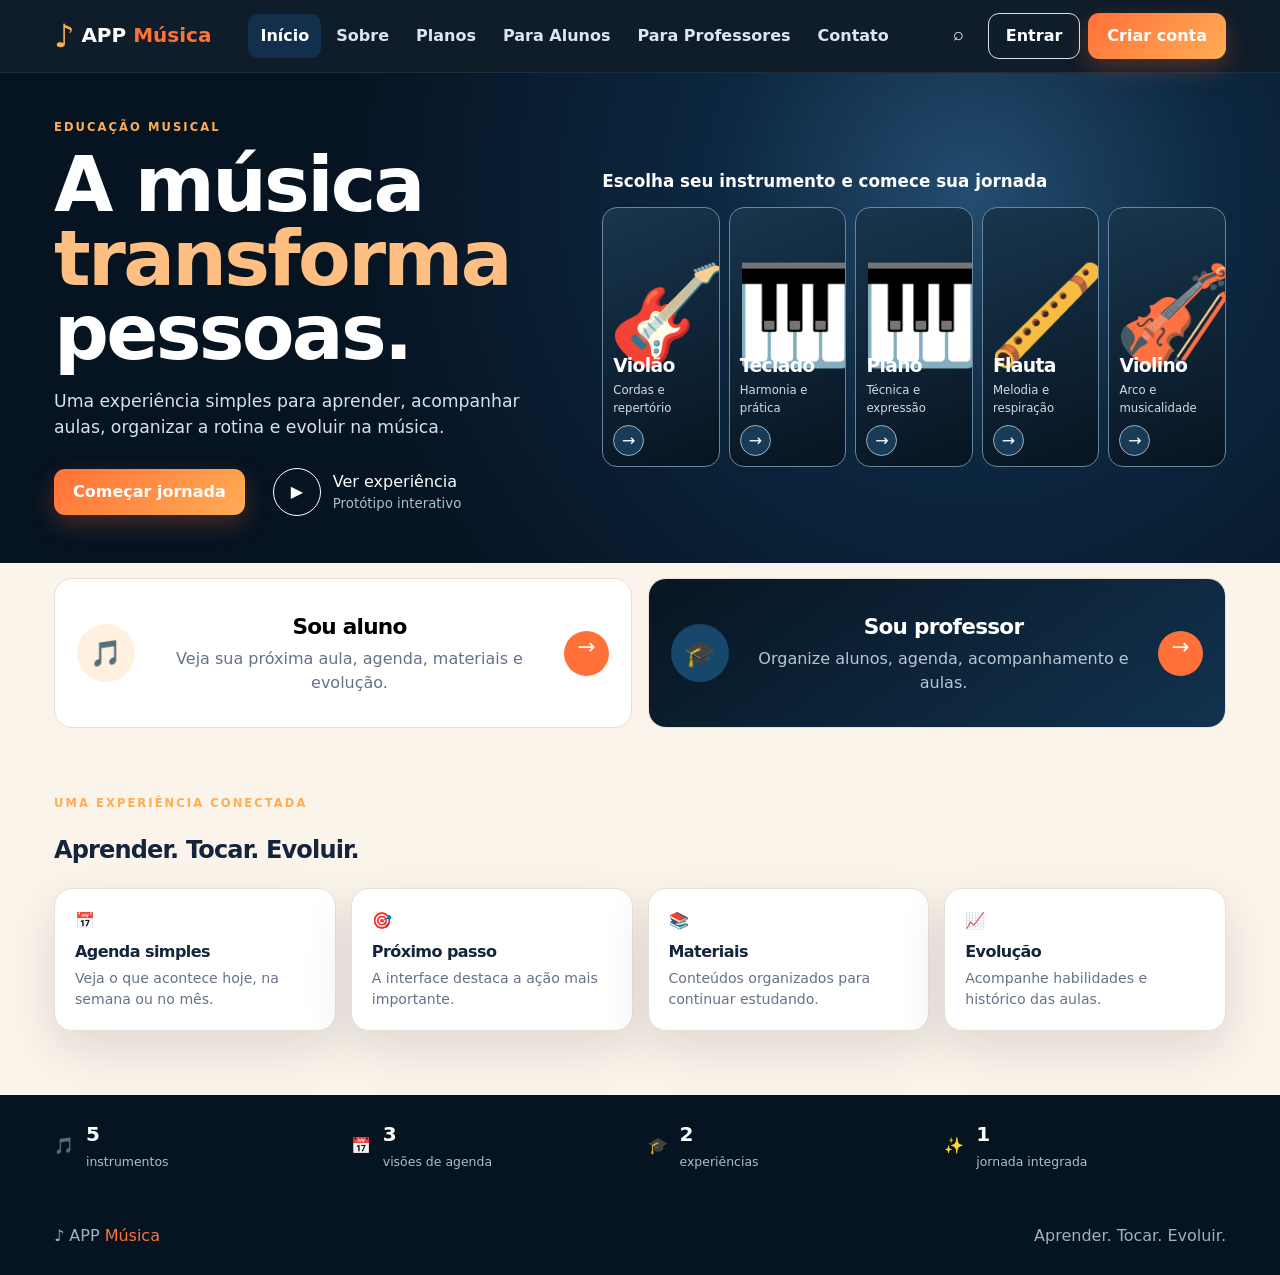
<file: index.html>
<!doctype html>
<html lang="pt-BR"><head><meta charset="utf-8"><meta name="viewport" content="width=device-width,initial-scale=1"><meta name="description" content="APP Música — protótipo interativo de uma plataforma de educação musical."><title>APP Música — Aprender. Tocar. Evoluir.</title><style>
:root{--navy:#061321;--navy2:#12324e;--orange:#ff7138;--orange2:#ffad55;--cream:#fbf4eb;--paper:#fffdf9;--ink:#14243a;--muted:#657286;--line:#e9dfd4;--green:#34b58a;--shadow:0 18px 50px rgba(6,19,33,.12)}*{box-sizing:border-box}html{scroll-behavior:smooth}body{margin:0;font-family:Inter,system-ui,-apple-system,"Segoe UI",sans-serif;color:var(--ink);background:var(--cream);line-height:1.5}button,input,select,textarea{font:inherit}button{cursor:pointer}button:focus-visible{outline:3px solid #69b9ef;outline-offset:3px}.wrap{max-width:1220px;margin:auto;padding:0 24px}.view{display:none}.view.active{display:block}header{position:sticky;top:0;z-index:50;background:rgba(6,19,33,.96);backdrop-filter:blur(14px);border-bottom:1px solid #ffffff12;color:#fff}.nav{min-height:72px;display:flex;align-items:center;gap:22px}.brand{font-weight:900;font-size:1.25rem;white-space:nowrap}.brand .note{font-size:2rem;color:var(--orange2);vertical-align:middle}.brand b,.footer-brand span{color:var(--orange)}.navlinks{display:flex;align-items:center;gap:3px;flex:1;justify-content:center}.navlinks button{border:0;background:transparent;color:#dce6ef;padding:10px 12px;border-radius:10px;font-weight:700}.navlinks button:hover,.navlinks button.active{background:#12304b;color:#fff}.nav-actions{display:flex;gap:8px}.icon-btn{width:42px;height:42px;border:0;border-radius:50%;background:transparent;color:#fff;font-size:1.15rem}.outline{border:1px solid #d7e1eb;background:transparent;color:#fff;border-radius:11px;padding:10px 17px;font-weight:800}.orange{border:0;background:linear-gradient(135deg,var(--orange),var(--orange2));color:#fff;border-radius:11px;padding:11px 19px;font-weight:900;box-shadow:0 9px 25px #ff713840}.small-btn,.back-btn{border:1px solid var(--line);background:#fff;color:var(--ink);border-radius:10px;padding:9px 12px;font-weight:800}.small-btn:hover,.back-btn:hover{border-color:#f0a47e}.hero{background:radial-gradient(circle at 76% 25%,#244d70 0,#0c2740 25%,var(--navy) 62%);color:#fff;min-height:490px;overflow:hidden}.hero-grid{display:grid;grid-template-columns:.9fr 1.1fr;gap:38px;align-items:center;min-height:490px}.eyebrow{text-transform:uppercase;letter-spacing:.18em;font-size:.72rem;font-weight:900;color:var(--orange2)}h1,h2,h3{letter-spacing:-.035em}.hero h1{font-size:clamp(3rem,6vw,5.3rem);line-height:.96;margin:12px 0 20px}.hero h1 em{font-style:normal;color:#ffbf82}.hero p{color:#d5e1eb;font-size:1.08rem}.hero-tools{display:flex;gap:22px;align-items:center;margin-top:26px}.play{display:flex;align-items:center;gap:12px;background:transparent;border:0;color:#fff;text-align:left}.play .circle{width:48px;height:48px;border:1px solid #fff;border-radius:50%;display:grid;place-items:center}.play small{display:block;color:#aebdca}.instrument-zone{align-self:stretch;display:flex;align-items:center}.instrument-title{font-size:1.05rem;font-weight:850;margin-bottom:13px}.instrument-grid{display:grid;grid-template-columns:repeat(5,1fr);gap:9px}.instrument-card{min-height:260px;border:1px solid #6d8598;border-radius:15px;background:linear-gradient(160deg,#18364e,#071421);color:#fff;padding:10px;display:flex;flex-direction:column;justify-content:flex-end;text-align:left;position:relative;overflow:hidden;transition:.2s}.instrument-card:hover,.instrument-card.selected{transform:translateY(-6px);border-color:var(--orange2)}.instrument-visual{position:absolute;inset:10px 5px 55px;display:grid;place-items:center;font-size:6rem}.instrument-card h3,.instrument-card p,.instrument-card .go{position:relative;z-index:2}.instrument-card h3{margin:0}.instrument-card p{margin:2px 0 8px;font-size:.73rem;color:#d3dce4}.go{width:31px;height:31px;border:1px solid #9fb1c1;background:#183c58;color:#fff;border-radius:50%;display:grid;place-items:center}.quick{padding:15px 0}.quick-grid{display:grid;grid-template-columns:1fr 1fr;gap:16px}.portal{border-radius:18px;padding:20px 22px;display:flex;align-items:center;gap:18px;min-height:150px;border:1px solid var(--line);background:#fff}.portal.teacher{background:linear-gradient(145deg,#071522,#12324e);color:#fff}.portal-icon{width:58px;height:58px;border-radius:50%;display:grid;place-items:center;font-size:1.6rem;background:#fff0df;flex:none}.portal.teacher .portal-icon{background:#17486b}.portal-body{flex:1}.portal h2{margin:0 0 4px;font-size:1.35rem}.portal p{margin:0;color:var(--muted)}.teacher p{color:#b9c7d4}.arrow{width:45px;height:45px;border:0;border-radius:50%;background:var(--orange);color:#fff;font-size:1.35rem}.section,.dashboard{padding:52px 0 64px}.cards{display:grid;grid-template-columns:repeat(4,1fr);gap:15px}.feature,.panel,.lesson-card,.plan-card,.contact-card,.about-card{background:#fff;border:1px solid var(--line);border-radius:18px;padding:20px;box-shadow:var(--shadow)}.feature h3{font-size:1rem;margin:7px 0 4px}.feature p,.muted{margin:0;color:var(--muted);font-size:.88rem}.stats{background:var(--navy);color:#fff;padding:24px 0}.stats-grid{display:grid;grid-template-columns:repeat(4,1fr);gap:15px}.stat{display:flex;align-items:center;gap:12px}.stat strong{display:block;font-size:1.25rem}.stat span{color:#aebdca;font-size:.78rem}.dashboard-head{display:flex;justify-content:space-between;align-items:end;gap:20px;margin-bottom:22px}.dashboard-head h1{margin:4px 0}.dashboard-head p{margin:0;color:var(--muted)}.kpis{display:grid;grid-template-columns:repeat(4,1fr);gap:14px;margin:20px 0}.kpi{background:#fff;border:1px solid var(--line);border-radius:15px;padding:17px}.kpi small{color:var(--muted)}.kpi strong{display:block;font-size:1.7rem;margin:4px 0}.dash-grid{display:grid;grid-template-columns:1.35fr .65fr;gap:16px}.profile-top{display:grid;grid-template-columns:auto 1fr auto;gap:18px;align-items:center}.profile-avatar{width:76px;height:76px;border-radius:22px;background:linear-gradient(145deg,#ffad55,#1769a8);display:grid;place-items:center;color:#fff;font-size:1.8rem;font-weight:900}.profile-top h2{margin:0}.profile-top p{margin:4px 0;color:var(--muted)}.profile-grid{display:grid;grid-template-columns:1fr 1fr;gap:16px;margin-top:16px}.goal{display:flex;justify-content:space-between;gap:12px;padding:11px 0;border-bottom:1px solid var(--line)}.bar{height:9px;background:#dfe7ec;border-radius:99px;overflow:hidden}.bar i{display:block;height:100%;background:linear-gradient(90deg,var(--orange),var(--orange2));border-radius:99px}.material{display:flex;align-items:center;gap:12px;padding:12px 0;border-bottom:1px solid var(--line)}.material-icon{width:38px;height:38px;border-radius:10px;background:#fff0e4;display:grid;place-items:center}.notice{display:none;padding:12px 14px;border-radius:10px;margin-top:10px;background:#eaf8f2;border:1px solid #bde4d2;color:#176143}.notice.show{display:block}.table-wrap{overflow:auto}.table{width:100%;border-collapse:collapse}.table th,.table td{padding:12px 8px;border-bottom:1px solid var(--line);text-align:left}.table th{font-size:.75rem;color:var(--muted)}.student-row,.schedule-link{cursor:pointer}.dark-dashboard{background:linear-gradient(145deg,#071522,#12324e);color:#fff;border-radius:20px;padding:23px}.dark-dashboard .panel{background:#ffffff0a;border-color:#ffffff12;color:#fff;box-shadow:none}.dark-dashboard .muted{color:#b8c7d4}.schedule-row{display:grid;grid-template-columns:58px 1fr auto;gap:10px;padding:12px 0;border-bottom:1px solid #ffffff12;align-items:center}.donut{width:145px;height:145px;border-radius:50%;background:conic-gradient(#ffad55 0 33%,#2e91d0 33% 54%,#8267e8 54% 71%,#67b8e8 71% 88%,#ef5d68 88%);display:grid;place-items:center}.donut-inner{width:88px;height:88px;border-radius:50%;background:#0c243a;display:grid;place-items:center;text-align:center}.legend-row{display:flex;justify-content:space-between;padding:7px 0}.filter-btn,.filter-tabs button{border:1px solid #ffffff25;background:#ffffff08;color:#dce6ef;border-radius:9px;padding:8px 11px;font-size:.8rem}.filter-btn.active,.filter-btn:hover,.filter-tabs button.active{background:var(--orange);border-color:var(--orange);color:#fff}.dashboard-tools,.filter-tabs{display:flex;gap:10px;flex-wrap:wrap;margin-bottom:14px}
/* Agenda */.agenda-toolbar{display:flex;align-items:center;justify-content:space-between;gap:14px;flex-wrap:wrap;margin-bottom:18px}.agenda-nav{display:flex;align-items:center;gap:8px}.view-switch{display:flex;background:#e8dfd6;border-radius:11px;padding:4px;gap:3px}.view-switch button{border:0;background:transparent;padding:8px 13px;border-radius:8px;color:#526173;font-weight:800}.view-switch button.active{background:#fff;color:var(--ink)}.agenda-title{font-size:1.35rem;font-weight:900;min-width:230px}.agenda-meta{color:var(--muted);font-size:.84rem}.agenda-filters{display:flex;gap:8px;flex-wrap:wrap;margin-bottom:16px}.select-like{border:1px solid var(--line);background:#fff;border-radius:9px;padding:8px 11px;color:var(--ink)}.next-class{background:linear-gradient(135deg,#071522,#12324e);color:#fff;border-radius:18px;padding:18px 20px;margin-bottom:16px;display:grid;grid-template-columns:auto 1fr auto;gap:16px;align-items:center}.next-class .pulse{width:52px;height:52px;border-radius:15px;background:linear-gradient(135deg,var(--orange),var(--orange2));display:grid;place-items:center;font-size:1.5rem}.next-class h3{margin:0}.next-class p{margin:0;color:#b9c7d4}.agenda-week,.day-view,.month-view{background:#fff;border:1px solid var(--line);border-radius:18px;box-shadow:var(--shadow)}.agenda-week{overflow:auto}.week-head,.week-body{display:grid;grid-template-columns:64px repeat(7,minmax(105px,1fr));min-width:820px}.week-head{border-bottom:1px solid var(--line)}.week-head>div{padding:12px 8px;text-align:center;font-size:.76rem;color:var(--muted);font-weight:900}.week-head .today{color:var(--orange)}.time-col{border-right:1px solid var(--line)}.time-col div{height:78px;padding:8px;font-size:.7rem;color:#8490a0;border-bottom:1px solid #f0e9e2}.day-col{position:relative;border-right:1px solid var(--line);min-height:390px;background:linear-gradient(to bottom,transparent 77px,#f3ece5 78px);background-size:100% 78px}.day-col.today{background-color:#fffaf4}.class-block{position:absolute;left:6px;right:6px;min-height:62px;border:0;border-left:4px solid var(--orange);border-radius:10px;background:#fff2e8;padding:8px;text-align:left;color:var(--ink)}.class-block strong,.class-block span{display:block}.class-block span{font-size:.68rem;color:#667386}.class-block.current{background:#ffe0c8;box-shadow:0 0 0 2px var(--orange2)}.day-view{display:none;padding:20px}.day-view.active{display:block}.day-schedule{display:grid;grid-template-columns:70px 1fr}.day-hour{height:74px;border-bottom:1px solid var(--line);color:#8792a1;font-size:.74rem;padding-top:7px}.day-event{min-height:74px;border-bottom:1px solid var(--line)}.day-event-card{margin:7px 0;padding:11px 14px;border-radius:11px;border-left:4px solid var(--orange);background:#fff2e8;display:flex;justify-content:space-between;width:100%;text-align:left}.month-view{display:none;overflow:hidden}.month-view.active{display:block}.month-grid{display:grid;grid-template-columns:repeat(7,1fr)}.month-grid .dow{padding:11px;text-align:center;background:#f7f1eb;color:#7b8797;font-size:.73rem;font-weight:900}.month-cell{min-height:112px;border-top:1px solid var(--line);border-right:1px solid var(--line);padding:8px}.month-cell.today{background:#fff8ef}.month-day{font-size:.75rem;font-weight:900}.month-day.today{display:inline-grid;place-items:center;width:25px;height:25px;border-radius:50%;background:var(--orange);color:#fff}.month-event{display:block;width:100%;margin-top:6px;border:0;border-radius:6px;padding:4px 6px;background:#fff0e4;font-size:.66rem;text-align:left;white-space:nowrap;overflow:hidden;text-overflow:ellipsis}
/* Evolution/Aula */.evolution-hero{display:grid;grid-template-columns:auto 1fr auto;gap:18px;align-items:center;background:linear-gradient(135deg,#071522,#12324e);color:#fff;border-radius:20px;padding:24px;margin-bottom:16px}.instrument-badge{width:72px;height:72px;border-radius:20px;background:linear-gradient(135deg,var(--orange),var(--orange2));display:grid;place-items:center;font-size:2.5rem}.evolution-hero h2{margin:0}.evolution-hero p{margin:4px 0;color:#b9c7d4}.filter-tabs button{border:1px solid var(--line);background:#fff;color:#526173;font-weight:800}.skill-grid{display:grid;grid-template-columns:repeat(2,1fr);gap:13px}.skill-card{border:1px solid var(--line);background:#fff;border-radius:15px;padding:17px}.skill-top{display:flex;justify-content:space-between;gap:12px;align-items:center}.skill-top h3{margin:0;font-size:1rem}.skill-level,.tag,.status,.lesson-status{display:inline-flex;border-radius:99px;padding:4px 9px;background:#edf2f6;color:#536273;font-size:.72rem;font-weight:800}.skill-level{background:#fff0e4;color:#9b5c10}.skill-card p{color:var(--muted);font-size:.82rem;margin:7px 0}.skill-card .bar{margin:10px 0 7px}.skill-foot{display:flex;justify-content:space-between;color:var(--muted);font-size:.73rem}.milestones{display:grid;grid-template-columns:repeat(3,1fr);gap:12px}.milestone{background:#fff;border:1px solid var(--line);border-radius:13px;padding:15px}.history-item{width:100%;border:1px solid var(--line);background:#fff;border-radius:14px;padding:15px;text-align:left;margin-bottom:10px;display:grid;grid-template-columns:86px 1fr auto;gap:14px;align-items:center}.history-item:hover{border-color:#f1b18e}.history-date{color:var(--muted);font-size:.78rem}.history-item h3{margin:0 0 3px;font-size:1rem}.history-item p{margin:0;color:var(--muted);font-size:.82rem}.lesson-head{display:flex;align-items:center;gap:14px;margin-bottom:18px}.lesson-grid{display:grid;grid-template-columns:1.25fr .75fr;gap:16px}.lesson-status{background:#eaf8f2;color:#176143;padding:6px 10px}.lesson-label{display:block;font-size:.72rem;text-transform:uppercase;letter-spacing:.12em;color:var(--muted);font-weight:900;margin:17px 0 6px}.lesson-note{width:100%;min-height:130px;border:1px solid var(--line);border-radius:11px;padding:12px;resize:vertical}.lesson-actions{display:flex;gap:10px;flex-wrap:wrap;margin-top:16px}
/* Marketing */.marketing-head{max-width:780px;margin-bottom:28px}.marketing-head h1{font-size:clamp(2.5rem,5vw,4.2rem);line-height:1;margin:8px 0 14px}.about-grid,.plans,.contact-grid{display:grid;grid-template-columns:repeat(3,1fr);gap:16px}.about-card h2,.plan-card h2,.contact-card h2{margin-top:0}.about-card p,.plan-card p,.contact-card p{color:var(--muted)}.plan-card{position:relative}.plan-card.featured{border:2px solid var(--orange);transform:translateY(-5px)}.plan-badge{position:absolute;right:15px;top:15px;background:var(--orange);color:#fff;padding:5px 9px;border-radius:99px;font-size:.7rem;font-weight:900}.price{font-size:2.3rem;font-weight:950;margin:12px 0}.price small{font-size:.8rem;color:var(--muted);font-weight:600}.plan-card ul{padding-left:20px;color:var(--muted)}.pay-methods{display:flex;gap:7px;flex-wrap:wrap;margin:14px 0}.pay-method{border:1px solid var(--line);border-radius:9px;padding:7px 9px;background:#faf7f2;font-size:.75rem;font-weight:800}.plan-actions{display:flex;gap:8px;flex-wrap:wrap}.checkout{display:none;margin-top:16px;background:#fff;border:1px solid var(--line);border-radius:15px;padding:17px}.checkout.show{display:block}.checkout-methods{display:flex;gap:8px;flex-wrap:wrap}.checkout-methods button{border:1px solid var(--line);background:#fff;border-radius:9px;padding:9px 12px;font-weight:800}.checkout-methods button.active{border-color:var(--orange);background:#fff0e4}.fake-form{display:grid;gap:10px;margin-top:12px}.fake-form input{border:1px solid var(--line);border-radius:9px;padding:10px}.socials{display:flex;gap:9px;flex-wrap:wrap;margin-top:14px}.social{padding:9px 12px;border-radius:10px;background:#edf2f6;color:var(--ink);font-weight:800}.contact-form{display:grid;gap:10px}.contact-form input,.contact-form textarea{border:1px solid var(--line);border-radius:10px;padding:11px;background:#fff}.contact-form textarea{min-height:130px;resize:vertical}footer{background:var(--navy);color:#9fb0bf;padding:27px 0}.footer-row{display:flex;justify-content:space-between;gap:20px;align-items:center}
.student-task{margin-top:18px;border:1px solid var(--line);border-radius:16px;background:#fffaf5;overflow:hidden}.student-task-head{display:flex;justify-content:space-between;gap:14px;align-items:center;padding:16px 18px 10px}.student-task-head h3{margin:0}.student-task-head p{margin:4px 0 0;color:var(--muted);font-size:.82rem}.student-task-media{display:grid;grid-template-columns:1.15fr .85fr;gap:16px;align-items:center;padding:0 18px 18px}.student-task-media img{display:block;width:100%;aspect-ratio:16/9;object-fit:cover;border-radius:12px;border:1px solid var(--line);background:var(--navy)}.student-task-copy{padding:12px 0}.student-task-copy p{color:var(--muted);font-size:.86rem}.task-chips{display:flex;gap:7px;flex-wrap:wrap;margin:10px 0 14px}.task-chip{padding:5px 9px;border-radius:99px;background:#fff0e4;color:#9b5c10;font-size:.72rem;font-weight:800}.student-task .small-btn{background:#fff}.student-task-notice{display:none;margin:0 18px 18px}.student-task-notice.show{display:block}@media(max-width:1050px){.hero-grid{grid-template-columns:1fr}.instrument-zone{padding-bottom:20px}.cards{grid-template-columns:repeat(2,1fr)}.kpis{grid-template-columns:repeat(2,1fr)}.lesson-grid{grid-template-columns:1fr}.about-grid,.plans,.contact-grid{grid-template-columns:1fr 1fr}}@media(max-width:760px){.nav{flex-wrap:wrap;padding:10px 0}.navlinks{order:3;width:100%;overflow:auto;justify-content:flex-start}.nav-actions{margin-left:auto}.navlinks button{white-space:nowrap}.quick-grid,.dash-grid,.profile-grid,.about-grid,.plans,.contact-grid{grid-template-columns:1fr}.cards{grid-template-columns:1fr}.wrap{padding:0 16px}.hero h1{font-size:3.2rem}.instrument-grid{grid-template-columns:repeat(2,1fr)}.instrument-card{min-height:190px}.dashboard-head{display:block}.dashboard-head .orange{margin-top:15px}.profile-top{grid-template-columns:auto 1fr}.profile-top .orange{grid-column:1/-1}.next-class{grid-template-columns:auto 1fr}.next-class .orange{grid-column:2}.skill-grid,.milestones{grid-template-columns:1fr}.evolution-hero{grid-template-columns:auto 1fr}.evolution-hero .orange{grid-column:1/-1}.history-item{grid-template-columns:1fr auto}.week-head,.week-body{grid-template-columns:54px repeat(7,minmax(90px,1fr))}.student-task-media{grid-template-columns:1fr}.student-task-copy{padding-top:0}}@media(max-width:480px){.nav-actions .outline{display:none}.hero-tools{flex-direction:column;align-items:flex-start}.instrument-card{min-height:165px}.instrument-visual{font-size:4.2rem}.kpis{grid-template-columns:1fr 1fr}.stats-grid{grid-template-columns:1fr}.portal{min-height:135px;padding:16px}.view-switch button{padding:7px 9px;font-size:.78rem}.next-class{grid-template-columns:1fr}.next-class .orange{grid-column:auto}.student-task-head{display:block}.student-task-head .tag{display:inline-flex;margin-top:8px}}
</style></head><body>
<header><div class="wrap"><nav class="nav"><div class="brand"><span class="note">♪</span> APP <b>Música</b></div><div class="navlinks"><button class="active" data-route="home">Início</button><button data-route="sobre">Sobre</button><button data-route="planos">Planos</button><button data-route="aluno">Para Alunos</button><button data-route="professor">Para Professores</button><button data-route="contato">Contato</button></div><div class="nav-actions"><button class="icon-btn" id="searchDemo" aria-label="Pesquisar">⌕</button><button class="outline" data-route="aluno">Entrar</button><button class="orange" data-route="aluno">Criar conta</button></div></nav></div></header>
<main>
<section id="home" class="view active"><div class="hero"><div class="wrap hero-grid"><div><div class="eyebrow">Educação musical</div><h1>A música <em>transforma</em> pessoas.</h1><p>Uma experiência simples para aprender, acompanhar aulas, organizar a rotina e evoluir na música.</p><div class="hero-tools"><button class="orange" data-route="aluno">Começar jornada</button><button class="play" id="playDemo"><span class="circle">▶</span><span>Ver experiência<small>Protótipo interativo</small></span></button></div></div><div class="instrument-zone"><div style="width:100%"><div class="instrument-title">Escolha seu instrumento e comece sua jornada</div><div class="instrument-grid"><button class="instrument-card" data-instrument="Violão"><div class="instrument-visual">🎸</div><h3>Violão</h3><p>Cordas e repertório</p><span class="go">→</span></button><button class="instrument-card" data-instrument="Teclado"><div class="instrument-visual">🎹</div><h3>Teclado</h3><p>Harmonia e prática</p><span class="go">→</span></button><button class="instrument-card" data-instrument="Piano"><div class="instrument-visual">🎹</div><h3>Piano</h3><p>Técnica e expressão</p><span class="go">→</span></button><button class="instrument-card" data-instrument="Flauta"><div class="instrument-visual">🪈</div><h3>Flauta</h3><p>Melodia e respiração</p><span class="go">→</span></button><button class="instrument-card" data-instrument="Violino"><div class="instrument-visual">🎻</div><h3>Violino</h3><p>Arco e musicalidade</p><span class="go">→</span></button></div></div></div></div></div><div class="quick"><div class="wrap quick-grid"><button class="portal student" data-route="aluno"><div class="portal-icon">🎵</div><div class="portal-body"><h2>Sou aluno</h2><p>Veja sua próxima aula, agenda, materiais e evolução.</p></div><span class="arrow">→</span></button><button class="portal teacher" data-route="professor"><div class="portal-icon">🎓</div><div class="portal-body"><h2>Sou professor</h2><p>Organize alunos, agenda, acompanhamento e aulas.</p></div><span class="arrow">→</span></button></div></div><div class="section"><div class="wrap"><div class="eyebrow">Uma experiência conectada</div><h2>Aprender. Tocar. Evoluir.</h2><div class="cards"><div class="feature">📅<h3>Agenda simples</h3><p>Veja o que acontece hoje, na semana ou no mês.</p></div><div class="feature">🎯<h3>Próximo passo</h3><p>A interface destaca a ação mais importante.</p></div><div class="feature">📚<h3>Materiais</h3><p>Conteúdos organizados para continuar estudando.</p></div><div class="feature">📈<h3>Evolução</h3><p>Acompanhe habilidades e histórico das aulas.</p></div></div></div></div><div class="stats"><div class="wrap stats-grid"><div class="stat">🎵 <div><strong>5</strong><span>instrumentos</span></div></div><div class="stat">📅 <div><strong>3</strong><span>visões de agenda</span></div></div><div class="stat">🎓 <div><strong>2</strong><span>experiências</span></div></div><div class="stat">✨ <div><strong>1</strong><span>jornada integrada</span></div></div></div></div></section></section>
<section id="sobre" class="view"><div class="dashboard"><div class="wrap"><div class="marketing-head"><div class="eyebrow">Sobre o projeto</div><h1>Uma plataforma pensada para colocar a música no centro da jornada.</h1><p class="muted">O APP Música conecta aprendizagem, rotina e acompanhamento em uma experiência simples, humana e orientada ao próximo passo.</p></div><div class="about-grid"><article class="about-card"><div class="eyebrow">Propósito</div><h2>Aprender com clareza</h2><p>Menos complexidade e mais foco no que o aluno precisa fazer, praticar e compreender.</p></article><article class="about-card"><div class="eyebrow">Experiência</div><h2>Aluno e professor</h2><p>Duas visões do mesmo sistema, conectadas por agenda, aula, evolução e materiais.</p></article><article class="about-card"><div class="eyebrow">Protótipo</div><h2>Validar antes de investir</h2><p>Esta versão usa dados fictícios e ações simuladas para validar a experiência antes de uma implementação real.</p></article></div><div class="panel" style="margin-top:16px"><h3>Como funciona</h3><div class="milestones"><div class="milestone"><b>01 · Escolher</b><p>Instrumento e plano.</p></div><div class="milestone"><b>02 · Aprender</b><p>Agenda e aula.</p></div><div class="milestone"><b>03 · Evoluir</b><p>Habilidades e histórico.</p></div></div></div></div></div></section>
<section id="planos" class="view"><div class="dashboard"><div class="wrap"><div class="marketing-head"><div class="eyebrow">Planos</div><h1>Escolha o ritmo da sua jornada.</h1><p class="muted">Valores fictícios para validação do protótipo. Nenhuma cobrança real é realizada.</p></div><div class="plans"><article class="plan-card"><h2>Essencial</h2><p>Para começar a estudar.</p><div class="price">R$ 89<small>/mês</small></div><ul><li>4 aulas por mês</li><li>Agenda e materiais</li><li>Acompanhamento básico</li></ul><div class="pay-methods"><span class="pay-method">PIX</span><span class="pay-method">Cartão</span><span class="pay-method">Carteiras digitais</span></div><button class="orange choose-plan" data-plan="Essencial">Escolher plano</button></article><article class="plan-card featured"><span class="plan-badge">Mais escolhido</span><h2>Completo</h2><p>Para evoluir com acompanhamento.</p><div class="price">R$ 149<small>/mês</small></div><ul><li>8 aulas por mês</li><li>Agenda e materiais</li><li>Evolução por habilidades</li><li>Acompanhamento personalizado</li></ul><div class="pay-methods"><span class="pay-method">PIX</span><span class="pay-method">Cartão</span><span class="pay-method">Carteiras digitais</span></div><button class="orange choose-plan" data-plan="Completo">Escolher plano</button></article><article class="plan-card"><h2>Intensivo</h2><p>Para uma rotina de estudo maior.</p><div class="price">R$ 229<small>/mês</small></div><ul><li>12 aulas por mês</li><li>Prioridade de agenda</li><li>Evolução detalhada</li><li>Suporte de acompanhamento</li></ul><div class="pay-methods"><span class="pay-method">PIX</span><span class="pay-method">Cartão</span><span class="pay-method">Carteiras digitais</span></div><button class="orange choose-plan" data-plan="Intensivo">Escolher plano</button></article></div><div id="checkout" class="checkout"><h3 id="checkoutTitle">Finalizar escolha</h3><p class="muted">Checkout simulado — nenhum pagamento será processado.</p><div class="checkout-methods"><button data-pay="PIX">PIX</button><button data-pay="Cartão">Cartão</button><button data-pay="Carteira digital">Carteira digital</button></div><div id="pixBox" class="panel" style="display:none;margin-top:12px"><b>PIX — simulação</b><p class="muted">QR Code fictício · Código copia e cola: APP-MUSICA-DEMO-2026</p></div><div id="cardBox" class="fake-form" style="display:none"><input placeholder="Número do cartão — exemplo"><input placeholder="Nome impresso no cartão"><input placeholder="Validade e CVV"></div><div id="walletBox" class="panel" style="display:none;margin-top:12px"><b>Carteira digital — simulação</b><p class="muted">Escolha entre carteira A ou carteira B para continuar.</p></div><button class="orange" id="confirmPayment" style="margin-top:12px">Confirmar pagamento simulado</button><div id="paymentNotice" class="notice">Pagamento simulado concluído. Nenhuma cobrança foi realizada.</div></div></div></div></section>
<section id="contato" class="view"><div class="dashboard"><div class="wrap"><div class="marketing-head"><div class="eyebrow">Contato</div><h1>Vamos conversar sobre música?</h1><p class="muted">Canais e informações fictícias para demonstrar a experiência de contato.</p></div><div class="contact-grid"><article class="contact-card"><h2>Fale conosco</h2><p>Atendimento de segunda a sexta, das 9h às 18h.</p><p><b>WhatsApp:</b> (19) 99999-2026</p><p><b>E-mail:</b> contato@appmusica.example</p><p><b>Local:</b> Campinas · SP</p><div class="socials"><button class="social" data-social="Instagram">Instagram</button><button class="social" data-social="YouTube">YouTube</button><button class="social" data-social="TikTok">TikTok</button><button class="social" data-social="Facebook">Facebook</button></div></article><article class="contact-card"><h2>Envie uma mensagem</h2><div class="contact-form"><input placeholder="Seu nome"><input placeholder="Seu e-mail"><textarea placeholder="Como podemos ajudar?"></textarea><button class="orange" id="sendContact">Enviar mensagem</button><div id="contactNotice" class="notice">Mensagem enviada no modo demonstração. Um retorno fictício seria apresentado aqui.</div></div></article><article class="contact-card"><h2>Antes de começar</h2><p>Você pode conhecer os planos, escolher seu instrumento ou entrar diretamente na área de aluno.</p><button class="small-btn" data-route="planos">Ver planos</button> <button class="small-btn" data-route="aluno">Área do aluno</button></article></div></div></div></section>
<section id="aluno" class="view"><div class="dashboard"><div class="wrap"><div class="dashboard-head"><div><div class="eyebrow">Área do aluno</div><h1>Olá, Marina 👋</h1><p>Seu próximo passo está aqui.</p></div><button class="orange" data-route="agenda">Ver agenda</button></div><div class="kpis"><div class="kpi"><small>Próxima aula</small><strong>14:00</strong><span>Violão</span></div><div class="kpi"><small>Progresso</small><strong>68%</strong><span>neste ciclo</span></div><div class="kpi"><small>Plano</small><strong>Mensal</strong><span>ativo</span></div><div class="kpi"><small>Sequência</small><strong>7 dias</strong><span>de prática</span></div></div><div class="dash-grid"><div class="panel"><h3>Próxima aula</h3><div class="profile-top"><div class="profile-avatar">M</div><div><h2>Violão · Repertório</h2><p>Hoje · 14:00 · Aula online</p><span class="lesson-status">● Confirmada</span></div><button class="orange" data-route="aula">Abrir aula</button></div><div class="profile-grid"><div><h3>Objetivos atuais</h3><div class="goal"><span>Troca de acordes</span><b>80%</b></div><div class="goal"><span>Ritmo</span><b>65%</b></div><div class="goal"><span>Repertório</span><b>60%</b></div></div><div><h3>Materiais recentes</h3><div class="material"><div class="material-icon">🎼</div><div><b>Exercício de acordes</b><br><small>PDF · atualizado hoje</small></div></div><div class="material"><div class="material-icon">🎧</div><div><b>Faixa de estudo</b><br><small>Áudio · 4 min</small></div></div></div></div><div class="student-task"><div class="student-task-head"><div><div class="eyebrow">Tarefa de hoje</div><h3>Troca de acordes · G → C</h3><p>Pratique a passagem entre os acordes sem perder o pulso.</p></div><span class="tag">🎸 60 BPM</span></div><div class="student-task-media"><img src="assets/aula-violao-troca-acordes.svg" alt="Material visual da aula de violão com diagramas dos acordes G e C e ritmo sugerido a 60 BPM"><div class="student-task-copy"><b>Prática guiada</b><p>Faça 4 repetições de G → C. Depois tente tocar a sequência mantendo o ritmo.</p><div class="task-chips"><span class="task-chip">Troca de acordes</span><span class="task-chip">Ritmo</span><span class="task-chip">Repertório</span></div><button class="small-btn" id="startTask">Começar tarefa</button></div></div><div id="studentTaskNotice" class="notice student-task-notice">Tarefa iniciada. O próximo passo é praticar G → C por 4 repetições. Ação simulada.</div></div></div><div class="panel"><h3>Sua evolução</h3><p class="muted">Veja o que está sendo desenvolvido agora.</p><button class="orange" data-route="evolucao">Ver evolução por habilidades</button><div class="bar" style="margin:18px 0 8px"><i style="width:68%"></i></div><p>68% do ciclo concluído</p></div></div><div id="studentNotice" class="notice">Ação simulada realizada.</div></div></div></section>
<section id="professor" class="view"><div class="dashboard"><div class="wrap"><div class="dashboard-head"><div><div class="eyebrow">Professor / ADM</div><h1>Painel de acompanhamento</h1><p>Priorize o que precisa da sua atenção.</p></div><button class="orange" data-route="agenda">Abrir agenda</button></div><div class="dark-dashboard"><div class="kpis"><div class="kpi"><small>Aulas hoje</small><strong>5</strong><span>2 concluídas</span></div><div class="kpi"><small>Próxima aula</small><strong>14:00</strong><span>Marina · Violão</span></div><div class="kpi"><small>Acompanhar</small><strong>3</strong><span>alunos</span></div><div class="kpi"><small>Materiais</small><strong>8</strong><span>recentes</span></div></div><div class="dash-grid"><div class="panel"><h3>Agenda de hoje</h3><div class="schedule-row schedule-link" data-class="Marina|Violão|14:00"><b>14:00</b><div><b>Marina</b><br><span class="muted">Violão · Repertório</span></div><span class="status">Próxima</span></div><div class="schedule-row schedule-link" data-class="Lucas|Teclado|15:00"><b>15:00</b><div><b>Lucas</b><br><span class="muted">Teclado · Harmonia</span></div><span class="status">Agendada</span></div><div class="schedule-row schedule-link" data-class="Sofia|Piano|16:00"><b>16:00</b><div><b>Sofia</b><br><span class="muted">Piano · Técnica</span></div><span class="status">Agendada</span></div></div><div class="panel"><h3>Distribuição</h3><div style="display:flex;justify-content:center;margin:15px"><div class="donut"><div class="donut-inner"><strong>24</strong><span>alunos</span></div></div></div><div class="legend-row"><span>Violão</span><b>8</b></div><div class="legend-row"><span>Teclado</span><b>5</b></div><div class="legend-row"><span>Piano</span><b>4</b></div><div class="legend-row"><span>Flauta</span><b>4</b></div><div class="legend-row"><span>Violino</span><b>3</b></div></div></div><div class="panel" style="margin-top:16px"><h3>Alunos</h3><div class="dashboard-tools"><button class="filter-btn active">Todos</button><button class="filter-btn">Precisa atenção</button><button class="filter-btn">Ativos</button></div><div class="table-wrap"><table class="table"><thead><tr><th>Aluno</th><th>Instrumento</th><th>Próxima aula</th><th>Status</th></tr></thead><tbody><tr class="student-row"><td><b>Marina</b></td><td>Violão</td><td>Hoje · 14:00</td><td><span class="status">Acompanhar</span></td></tr><tr class="student-row"><td><b>Lucas</b></td><td>Teclado</td><td>Hoje · 15:00</td><td><span class="status">Em dia</span></td></tr><tr class="student-row"><td><b>Sofia</b></td><td>Piano</td><td>Hoje · 16:00</td><td><span class="status">Em dia</span></td></tr></tbody></table></div></div></div></div></div></section>
<section id="agenda" class="view"><div class="dashboard"><div class="wrap"><div class="dashboard-head"><div><div class="eyebrow">Agenda</div><h1>Rotina de aulas</h1><p>Encontre primeiro o que acontece <b>hoje</b>.</p></div><button class="orange" id="agendaTodayTop">Hoje</button></div><div class="next-class"><div class="pulse">🎵</div><div><h3 id="nextClassTitle">Próxima aula hoje</h3><p id="nextClassInfo">14:00 · Marina · Violão</p></div><button class="orange" id="openNextClass">Abrir aula</button></div><div class="agenda-toolbar"><div class="agenda-nav"><button class="small-btn" id="prevPeriod">‹</button><button class="small-btn" id="agendaToday">Hoje</button><button class="small-btn" id="nextPeriod">›</button><div><div class="agenda-title" id="agendaTitle">Semana atual</div><div class="agenda-meta" id="agendaMeta">Visão semanal</div></div></div><div class="view-switch"><button class="active" data-agenda-view="week">Semanal</button><button data-agenda-view="day">Diário</button><button data-agenda-view="month">Mensal</button></div></div><div class="agenda-filters"><select class="select-like" id="instrumentFilter"><option value="all">Todos os instrumentos</option><option>Violão</option><option>Teclado</option><option>Piano</option><option>Flauta</option><option>Violino</option></select><select class="select-like" id="statusFilter"><option value="all">Todos os status</option><option value="upcoming">Próximas</option><option value="done">Realizadas</option></select></div><div id="weekView" class="agenda-week"></div><div id="dayView" class="day-view"></div><div id="monthView" class="month-view"></div><div id="agendaNotice" class="notice">Ação simulada: contexto da aula aberto.</div></div></div></section>
<section id="evolucao" class="view"><div class="dashboard"><div class="wrap"><div class="dashboard-head"><div><div class="eyebrow">Evolução</div><h1>Seu desenvolvimento</h1><p>Veja primeiro o que está sendo trabalhado agora.</p></div><button class="small-btn" data-route="aula">Voltar para aula</button></div><div class="evolution-hero"><div class="instrument-badge">🎸</div><div><h2>Violão</h2><p>Instrumento principal · Nível intermediário</p><span class="status">Em evolução</span></div><button class="orange" data-route="aula">Abrir aula atual</button></div><div class="filter-tabs"><button class="active" data-skill-filter="recent">Últimas 3 aulas</button><button data-skill-filter="all">Todas as habilidades</button></div><div id="skillGrid" class="skill-grid"></div><div class="panel" style="margin-top:16px"><h3>Próximos objetivos</h3><div class="milestones"><div class="milestone"><b>🎵 Ritmo</b><p>Manter 70 bpm com menos interrupções.</p></div><div class="milestone"><b>🎸 Técnica</b><p>Trocar acordes sem perder o pulso.</p></div><div class="milestone"><b>🎶 Repertório</b><p>Concluir mais uma música do ciclo.</p></div></div></div><div class="panel" style="margin-top:16px"><div class="dashboard-head"><div><h3>Histórico das aulas</h3><p>Registros que alimentam a visão de evolução.</p></div><span class="tag">6 registros</span></div><div id="historyList"></div></div><div id="evolutionNotice" class="notice">Evolução atualizada a partir do registro da aula. Ação simulada.</div></div></div></section>
<section id="aula" class="view"><div class="dashboard"><div class="wrap"><div class="lesson-head"><button class="back-btn" id="backAgenda">← Voltar à agenda</button><div><div class="eyebrow">Aula</div><h1 id="lessonTitle">Marina · Violão</h1></div></div><div class="lesson-grid"><div class="lesson-card"><span class="lesson-status">● Aula agendada</span><h2 id="lessonSubtitle">Hoje · 14:00 · Repertório</h2><label class="lesson-label">Objetivo da aula</label><p id="lessonGoal">Trabalhar troca de acordes e manter o ritmo com metrônomo.</p><label class="lesson-label">Habilidades trabalhadas</label><div id="lessonSkills" class="filter-tabs"></div><label class="lesson-label">Conteúdo planejado</label><ul><li>Revisão dos acordes trabalhados.</li><li>Exercício de troca em 60 bpm.</li><li>Aplicação em uma música do repertório.</li></ul><label class="lesson-label">Registro do professor</label><textarea class="lesson-note" id="lessonNote">Boa evolução na troca de acordes. Reforçar ritmo na próxima prática.</textarea><div class="lesson-actions"><button class="orange" id="saveLesson">Salvar registro</button><button class="small-btn" id="finishLesson">Marcar como realizada</button><button class="small-btn" data-route="evolucao">Ver evolução</button></div><div id="lessonNotice" class="notice">Registro salvo. Esta é uma simulação do protótipo.</div></div><div class="lesson-card"><h3>Contexto do aluno</h3><div class="profile-top"><div class="profile-avatar">M</div><div><h2 id="lessonStudent">Marina</h2><p id="lessonInstrument">Violão</p></div></div><div class="profile-grid" style="grid-template-columns:1fr"><div><h3>Habilidades recentes</h3><div class="goal"><span>Troca de acordes</span><b>80%</b></div><div class="goal"><span>Ritmo</span><b>65%</b></div><div class="goal"><span>Repertório</span><b>60%</b></div></div><div><h3>Materiais</h3><div class="material"><div class="material-icon">🎼</div><div><b>Exercício de acordes</b><br><small>PDF · compartilhado</small></div></div><div class="material"><div class="material-icon">🎧</div><div><b>Faixa de estudo</b><br><small>Áudio · 4 min</small></div></div></div></div></div></div></div></section>
</main><footer><div class="wrap footer-row"><div class="footer-brand">♪ APP <span>Música</span></div><div>Aprender. Tocar. Evoluir.</div></div></footer>
<script>
const $=s=>document.querySelector(s),$$=s=>[...document.querySelectorAll(s)];let selectedClass={name:'Marina',instrument:'Violão',time:'14:00',title:'Repertório',status:'upcoming',day:1};
const classes=[{day:1,time:'14:00',name:'Marina',instrument:'Violão',title:'Repertório',status:'upcoming'},{day:1,time:'15:00',name:'Lucas',instrument:'Teclado',title:'Harmonia',status:'upcoming'},{day:1,time:'16:00',name:'Sofia',instrument:'Piano',title:'Técnica',status:'upcoming'},{day:3,time:'09:00',name:'Rafa',instrument:'Flauta',title:'Respiração',status:'upcoming'},{day:4,time:'18:00',name:'Nina',instrument:'Violino',title:'Arco',status:'upcoming'},{day:5,time:'14:00',name:'Marina',instrument:'Violão',title:'Revisão',status:'upcoming'},{day:6,time:'10:00',name:'Lucas',instrument:'Teclado',title:'Prática',status:'upcoming'}];
const skills=[{id:'acordes',name:'Troca de acordes',icon:'🎸',level:'Consolidando',value:80,lessons:2,last:'Aula de hoje'},{id:'ritmo',name:'Ritmo',icon:'🥁',level:'Em desenvolvimento',value:65,lessons:3,last:'Aula de hoje'},{id:'repertorio',name:'Repertório',icon:'🎶',level:'Em desenvolvimento',value:60,lessons:2,last:'Aula de hoje'},{id:'tecnica',name:'Técnica',icon:'✋',level:'Em desenvolvimento',value:55,lessons:1,last:'Aula de hoje'},{id:'leitura',name:'Leitura musical',icon:'🎼',level:'Inicial',value:38,lessons:0,last:'Há 18 dias'},{id:'percepcao',name:'Percepção musical',icon:'👂',level:'Em desenvolvimento',value:48,lessons:1,last:'Há 7 dias'}];
const history=[{date:'Hoje · 14:00',title:'Repertório e troca de acordes',obs:'Boa evolução nos acordes; reforçar o pulso.',skills:['acordes','ritmo','repertorio'],time:'14:00'},{date:'06/09',title:'Ritmo com metrônomo',obs:'Manteve 60 bpm com poucas interrupções.',skills:['ritmo','tecnica'],time:'14:00'},{date:'30/08',title:'Construção de repertório',obs:'Escolheu nova música e trabalhou estrutura.',skills:['repertorio','acordes'],time:'14:00'},{date:'23/08',title:'Troca de acordes',obs:'Movimento mais fluido entre acordes maiores.',skills:['acordes'],time:'14:00'},{date:'16/08',title:'Introdução ao ritmo',obs:'Primeiros exercícios com metrônomo.',skills:['ritmo'],time:'14:00'},{date:'09/08',title:'Fundamentos',obs:'Revisão de postura e preparação da mão.',skills:['tecnica'],time:'14:00'}];let agendaView='week',cursor=new Date(),skillFilter='recent';
function route(id){$$('.view').forEach(v=>v.classList.toggle('active',v.id===id));$$('.navlinks button').forEach(b=>b.classList.toggle('active',b.dataset.route===id));window.scrollTo({top:0,behavior:'smooth'});if(id==='agenda')renderAgenda();if(id==='evolucao')renderEvolution();if(id==='aula')renderLessonContext()}
$$('[data-route]').forEach(b=>b.addEventListener('click',()=>route(b.dataset.route)));$$('.instrument-card').forEach(c=>c.onclick=()=>{ $$('.instrument-card').forEach(x=>x.classList.remove('selected'));c.classList.add('selected');route('aluno');$('#studentNotice').textContent=`Instrumento selecionado: ${c.dataset.instrument}. Ação simulada.`;$('#studentNotice').classList.add('show')});$('#playDemo').onclick=()=>route('agenda');$('#searchDemo').onclick=()=>{route('home');alert('Busca demonstrativa: experimente escolher um instrumento ou abrir Planos.')};
function parseTime(t){const[a,b]=t.split(':').map(Number);return a*60+b}function dateKey(d){return `${d.getFullYear()}-${d.getMonth()+1}-${d.getDate()}`}function startWeek(d){const x=new Date(d),day=x.getDay(),diff=day===0?-6:1-day;x.setDate(x.getDate()+diff);x.setHours(0,0,0,0);return x}function currentClass(c,date){const n=new Date();return dateKey(date)===dateKey(n)&&Math.abs(parseTime(c.time)-(n.getHours()*60+n.getMinutes()))<50}function visibleClasses(){const i=$('#instrumentFilter')?.value||'all',s=$('#statusFilter')?.value||'all';return classes.filter(c=>(i==='all'||c.instrument===i)&&(s==='all'||c.status===s))}function openClass(c){selectedClass={...c};$('#lessonTitle').textContent=`${c.name} · ${c.instrument}`;$('#lessonSubtitle').textContent=`Hoje · ${c.time} · ${c.title||'Aula'}`;$('#lessonStudent').textContent=c.name;$('#lessonInstrument').textContent=c.instrument;renderLessonContext();route('aula')}
function renderLessonContext(){const ids=history[0].skills;$('#lessonSkills').innerHTML=skills.filter(s=>ids.includes(s.id)).map(s=>`<span class="tag">${s.icon} ${s.name}</span>`).join('')}function eventButton(c,date){const b=document.createElement('button');b.className='class-block'+(currentClass(c,date)?' current':'');b.innerHTML=`<strong>${c.time} · ${c.name}</strong><span>${c.instrument}</span>`;b.onclick=()=>openClass(c);return b}
function renderWeek(){const box=$('#weekView');box.innerHTML='';const monday=startWeek(cursor),head=document.createElement('div');head.className='week-head';head.innerHTML='<div></div>';['Seg','Ter','Qua','Qui','Sex','Sáb','Dom'].forEach((n,i)=>{const d=new Date(monday);d.setDate(monday.getDate()+i);head.innerHTML+=`<div class="${dateKey(d)===dateKey(new Date())?'today':''}">${n}<br><b>${String(d.getDate()).padStart(2,'0')}</b></div>`});box.appendChild(head);const body=document.createElement('div');body.className='week-body';const tc=document.createElement('div');tc.className='time-col';tc.innerHTML=[8,9,10,11,12].map(h=>`<div>${String(h).padStart(2,'0')}:00</div>`).join('');body.appendChild(tc);for(let i=0;i<7;i++){const d=new Date(monday);d.setDate(monday.getDate()+i);const col=document.createElement('div');col.className='day-col'+(dateKey(d)===dateKey(new Date())?' today':'');visibleClasses().filter(c=>c.day===i+1).forEach(c=>{const el=eventButton(c,d);el.style.top=Math.max(0,(parseTime(c.time)-480)/60*78)+'px';col.appendChild(el)});body.appendChild(col)}box.appendChild(body)}
function renderDay(){const box=$('#dayView'),d=new Date(cursor);box.innerHTML=`<h3 style="text-transform:capitalize">${d.toLocaleDateString('pt-BR',{weekday:'long',day:'2-digit',month:'long'})}</h3><div class="day-schedule">${Array.from({length:11},(_,i)=>{const h=8+i,ev=visibleClasses().filter(c=>c.day===(d.getDay()||7)&&parseInt(c.time)===h);return `<div class="day-hour">${String(h).padStart(2,'0')}:00</div><div class="day-event">${ev.map(c=>`<button class="day-event-card" data-n="${c.name}" data-t="${c.time}" data-i="${c.instrument}"><span><b>${c.time}</b> · ${c.name}<br><small>${c.instrument} · ${c.title}</small></span><b>→</b></button>`).join('')}</div>`}).join('')}</div>`;$$('.day-event-card').forEach(b=>b.onclick=()=>openClass(classes.find(c=>c.name===b.dataset.n&&c.time===b.dataset.t&&c.instrument===b.dataset.i)))}
function renderMonth(){const box=$('#monthView'),y=cursor.getFullYear(),m=cursor.getMonth(),first=new Date(y,m,1),last=new Date(y,m+1,0);let start=first.getDay();start=start===0?6:start-1;let cells='';for(let i=0;i<start;i++)cells+='<div class="month-cell"></div>';for(let day=1;day<=last.getDate();day++){const d=new Date(y,m,day),dow=d.getDay()||7,today=dateKey(d)===dateKey(new Date());cells+=`<div class="month-cell ${today?'today':''}"><span class="month-day ${today?'today':''}">${day}</span>${visibleClasses().filter(c=>c.day===dow).map(c=>`<button class="month-event" data-n="${c.name}" data-t="${c.time}" data-i="${c.instrument}">${c.time} · ${c.name}</button>`).join('')}</div>`}box.innerHTML=`<div class="month-grid"><div class="dow">SEG</div><div class="dow">TER</div><div class="dow">QUA</div><div class="dow">QUI</div><div class="dow">SEX</div><div class="dow">SÁB</div><div class="dow">DOM</div>${cells}</div>`;$$('.month-event').forEach(b=>b.onclick=()=>openClass(classes.find(c=>c.name===b.dataset.n&&c.time===b.dataset.t&&c.instrument===b.dataset.i)))}
function renderAgenda(){const monday=startWeek(cursor),fmt=d=>d.toLocaleDateString('pt-BR',{day:'2-digit',month:'short'});$('#weekView').style.display=agendaView==='week'?'block':'none';$('#dayView').classList.toggle('active',agendaView==='day');$('#monthView').classList.toggle('active',agendaView==='month');if(agendaView==='week'){$('#agendaTitle').textContent=`${fmt(monday)} – ${fmt(new Date(monday.getFullYear(),monday.getMonth(),monday.getDate()+6))}`;$('#agendaMeta').textContent='Visão semanal · hoje destacado';renderWeek()}if(agendaView==='day'){$('#agendaTitle').textContent=cursor.toLocaleDateString('pt-BR',{day:'2-digit',month:'short'});$('#agendaMeta').textContent='Visão diária · dia atual';renderDay()}if(agendaView==='month'){$('#agendaTitle').textContent=cursor.toLocaleDateString('pt-BR',{month:'long',year:'numeric'});$('#agendaMeta').textContent='Visão mensal';renderMonth()}updateNextClass()}function updateNextClass(){const n=new Date(),dow=n.getDay()||7,now=n.getHours()*60+n.getMinutes(),next=classes.filter(c=>c.day===dow).sort((a,b)=>parseTime(a.time)-parseTime(b.time)).find(c=>parseTime(c.time)>=now);if(!next){$('#nextClassTitle').textContent='Nenhuma aula restante hoje';$('#nextClassInfo').textContent='Você pode consultar a semana ou o mês.';$('#openNextClass').disabled=true}else{$('#nextClassTitle').textContent='Próxima aula hoje';$('#nextClassInfo').textContent=`${next.time} · ${next.name} · ${next.instrument}`;$('#openNextClass').disabled=false;$('#openNextClass').onclick=()=>openClass(next)}}
$$('[data-agenda-view]').forEach(b=>b.onclick=()=>{agendaView=b.dataset.agendaView;$$('[data-agenda-view]').forEach(x=>x.classList.toggle('active',x===b));if(agendaView==='day')cursor=new Date();renderAgenda()});$('#agendaToday').onclick=()=>{cursor=new Date();renderAgenda()};$('#agendaTodayTop').onclick=()=>{cursor=new Date();renderAgenda()};$('#prevPeriod').onclick=()=>{if(agendaView==='week')cursor.setDate(cursor.getDate()-7);else if(agendaView==='day')cursor.setDate(cursor.getDate()-1);else cursor.setMonth(cursor.getMonth()-1);renderAgenda()};$('#nextPeriod').onclick=()=>{if(agendaView==='week')cursor.setDate(cursor.getDate()+7);else if(agendaView==='day')cursor.setDate(cursor.getDate()+1);else cursor.setMonth(cursor.getMonth()+1);renderAgenda()};$('#instrumentFilter').onchange=renderAgenda;$('#statusFilter').onchange=renderAgenda;$('#backAgenda').onclick=()=>route('agenda');$$('.schedule-link').forEach(r=>r.onclick=()=>{const[a,b,c]=r.dataset.class.split('|');openClass({name:a,instrument:b,time:c,title:'Aula',status:'upcoming',day:new Date().getDay()||7})});$$('.filter-btn').forEach(b=>b.onclick=()=>{$$('.filter-btn').forEach(x=>x.classList.remove('active'));b.classList.add('active')});
function renderEvolution(){const recentIds=new Set(history.slice(0,3).flatMap(h=>h.skills));const list=skillFilter==='recent'?skills.filter(s=>recentIds.has(s.id)):skills;$('#skillGrid').innerHTML=list.map(s=>`<article class="skill-card"><div class="skill-top"><h3>${s.icon} ${s.name}</h3><span class="skill-level">${s.level}</span></div><p>${skillFilter==='recent'?'Trabalhada nas últimas 3 aulas.':'Acompanhamento geral do instrumento.'}</p><div class="bar"><i style="width:${s.value}%"></i></div><div class="skill-foot"><span>${s.value}% de desenvolvimento</span><span>${s.lessons} aula(s) recente(s)</span></div><div class="skill-foot" style="margin-top:5px"><span>Último trabalho</span><b>${s.last}</b></div></article>`).join('');$('#historyList').innerHTML=history.map((h,i)=>`<button class="history-item" data-history="${i}"><div class="history-date">${h.date}</div><div><h3>${h.title}</h3><p>${h.obs}</p><div style="margin-top:6px">${h.skills.map(id=>{const s=skills.find(x=>x.id===id);return `<span class="tag">${s.icon} ${s.name}</span>`}).join(' ')}</div></div><span>→</span></button>`).join('');$$('.history-item').forEach(b=>b.onclick=()=>{const h=history[Number(b.dataset.history)];openClass({name:'Marina',instrument:'Violão',time:h.time,title:h.title,status:'done',day:1})})}$$('[data-skill-filter]').forEach(b=>b.onclick=()=>{skillFilter=b.dataset.skillFilter;$$('[data-skill-filter]').forEach(x=>x.classList.toggle('active',x===b));renderEvolution()});$('#saveLesson').onclick=()=>{$('#lessonNotice').classList.add('show');$('#evolutionNotice')?.classList.add('show');renderEvolution()};$('#finishLesson').onclick=()=>{$('#lessonNotice').textContent='Aula marcada como realizada. Habilidades registradas e evolução atualizada — ação simulada.';$('#lessonNotice').classList.add('show');history[0].date='Hoje · 14:00';renderEvolution()};
$('#startTask').onclick=()=>$('#studentTaskNotice').classList.add('show');
/* Planos / checkout */
$$('.choose-plan').forEach(b=>b.onclick=()=>{$('#checkout').classList.add('show');$('#checkoutTitle').textContent=`Plano ${b.dataset.plan} · pagamento simulado`;$('#checkout').scrollIntoView({behavior:'smooth',block:'center'})});$$('[data-pay]').forEach(b=>b.onclick=()=>{$$('[data-pay]').forEach(x=>x.classList.remove('active'));b.classList.add('active');$('#pixBox').style.display=b.dataset.pay==='PIX'?'block':'none';$('#cardBox').style.display=b.dataset.pay==='Cartão'?'grid':'none';$('#walletBox').style.display=b.dataset.pay==='Carteira digital'?'block':'none'});$('#confirmPayment').onclick=()=>$('#paymentNotice').classList.add('show');
$$('[data-social]').forEach(b=>b.onclick=()=>alert(`${b.dataset.social}: perfil demonstrativo — nenhum perfil real está conectado.`));$('#sendContact').onclick=()=>$('#contactNotice').classList.add('show');setInterval(updateNextClass,60000);renderEvolution();
</script></body></html>
</file>
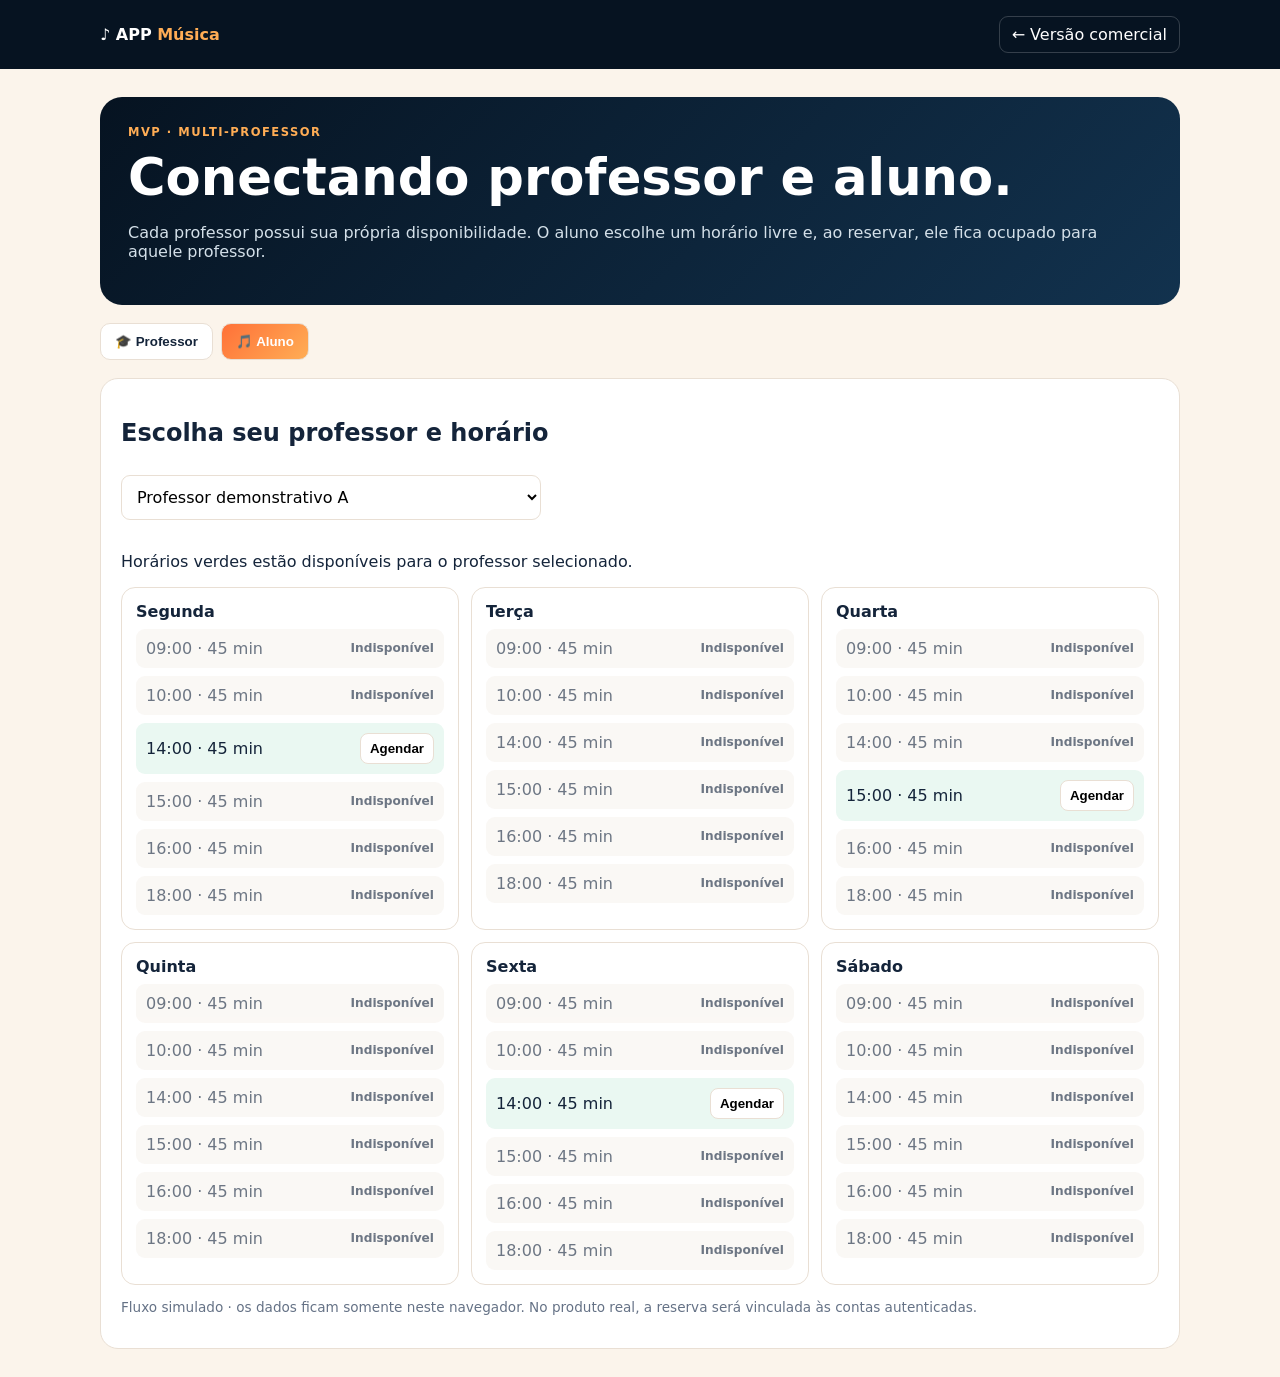
<file: agendamento.html>
<!doctype html><html lang="pt-BR"><head><meta charset="utf-8"><meta name="viewport" content="width=device-width,initial-scale=1"><meta name="description" content="APP Música — Disponibilidade e Agendamento"><title>APP Música — Disponibilidade e Agendamento</title><style>:root{--navy:#061321;--blue:#12324e;--orange:#ff7138;--orange2:#ffad55;--cream:#fbf4eb;--ink:#14243a;--muted:#657286;--line:#e9dfd4;--green:#34b58a}*{box-sizing:border-box}body{margin:0;font-family:Inter,system-ui,sans-serif;background:var(--cream);color:var(--ink)}header{background:var(--navy);color:#fff}.nav{max-width:1120px;margin:auto;padding:16px 20px;display:flex;justify-content:space-between;align-items:center;gap:12px}.brand{font-weight:900}.brand span{color:var(--orange2)}.back{color:#fff;text-decoration:none;border:1px solid #ffffff30;padding:8px 12px;border-radius:9px}.wrap{max-width:1120px;margin:auto;padding:28px 20px}.hero{background:linear-gradient(135deg,var(--navy),var(--blue));color:#fff;border-radius:22px;padding:28px;margin-bottom:18px}.eyebrow{color:var(--orange2);font-size:.72rem;font-weight:900;text-transform:uppercase;letter-spacing:.13em}.hero h1{margin:8px 0;font-size:clamp(2rem,4vw,3.2rem)}.hero p{color:#d4e0e9}.switch{display:flex;gap:8px;margin-bottom:18px}.switch button,.btn{border:0;border-radius:10px;padding:10px 14px;font-weight:900;cursor:pointer}.switch button{background:#fff;border:1px solid var(--line);color:var(--ink)}.switch button.active,.btn{background:linear-gradient(135deg,var(--orange),var(--orange2));color:#fff}.panel{background:#fff;border:1px solid var(--line);border-radius:18px;padding:20px}.view{display:none}.view.active{display:block}.teacherSelect{width:100%;max-width:420px;padding:11px;border:1px solid var(--line);border-radius:9px;background:#fff;font:inherit;margin:8px 0 16px}.days{display:grid;grid-template-columns:repeat(3,1fr);gap:12px}.day{border:1px solid var(--line);border-radius:14px;padding:14px}.slot{display:flex;justify-content:space-between;align-items:center;padding:10px;margin-top:8px;border-radius:9px;background:#f8f4ef}.slot.available{background:#eaf8f2}.slot.booked{background:#fff0e4}.slot button{border:1px solid var(--line);background:#fff;border-radius:8px;padding:7px 9px;font-weight:800;cursor:pointer}.slot.unavailable{opacity:.62}.status{font-size:.76rem;font-weight:900}.available .status{color:#176143}.booked .status{color:#9b5c10}.notice{display:none;margin-top:14px;padding:11px;border-radius:9px;background:#eaf8f2;color:#176143}.notice.show{display:block}.empty{color:var(--muted);padding:20px 0}.footnote{margin-top:14px;color:var(--muted);font-size:.85rem}@media(max-width:800px){.days{grid-template-columns:1fr}.switch{flex-wrap:wrap}}</style></head><body><header><div class="nav"><div class="brand">♪ APP <span>Música</span></div><a class="back" href="comercial.html">← Versão comercial</a></div></header><main class="wrap"><section class="hero"><div class="eyebrow">MVP · Multi-professor</div><h1>Conectando professor e aluno.</h1><p>Cada professor possui sua própria disponibilidade. O aluno escolhe um horário livre e, ao reservar, ele fica ocupado para aquele professor.</p></section><div class="switch"><button id="profBtn" data-view="prof">🎓 Professor</button><button id="alunoBtn" data-view="aluno">🎵 Aluno</button></div><section id="prof" class="view"><div class="panel"><h2>Disponibilidade do professor</h2><select id="profTeacher" class="teacherSelect"><option value="prof-a">Professor demonstrativo A</option><option value="prof-b">Professor demonstrativo B</option><option value="prof-c">Professor demonstrativo C</option></select><p>Ative horários de 45 minutos. Cada professor mantém sua própria agenda.</p><div id="profDays" class="days"></div><div id="profNotice" class="notice"></div></div></section><section id="aluno" class="view"><div class="panel"><h2>Escolha seu professor e horário</h2><select id="studentTeacher" class="teacherSelect"><option value="prof-a">Professor demonstrativo A</option><option value="prof-b">Professor demonstrativo B</option><option value="prof-c">Professor demonstrativo C</option></select><p>Horários verdes estão disponíveis para o professor selecionado.</p><div id="studentDays" class="days"></div><div id="studentNotice" class="notice"></div><p class="footnote">Fluxo simulado · os dados ficam somente neste navegador. No produto real, a reserva será vinculada às contas autenticadas.</p></div></section></main><script>const days=['Segunda','Terça','Quarta','Quinta','Sexta','Sábado'];const times=['09:00','10:00','14:00','15:00','16:00','18:00'];const storageKey='appMusicaMultiProfessor';const defaults=()=>{const s={};days.forEach((d,di)=>times.forEach((t,ti)=>{s[di+'-'+ti]=((di===0&&ti===2)||(di===2&&ti===3)||(di===4&&ti===2))?'available':'unavailable'}));return s};function all(){return JSON.parse(localStorage.getItem(storageKey)||'{}')}function stateFor(id){const a=all();return Object.assign(defaults(),a[id]||{})}function save(id,state){const a=all();a[id]=state;localStorage.setItem(storageKey,JSON.stringify(a))}function renderProfessor(){const id=document.getElementById('profTeacher').value,state=stateFor(id),root=document.getElementById('profDays');root.innerHTML='';days.forEach((d,di)=>{const day=document.createElement('div');day.className='day';day.innerHTML='<strong>'+d+'</strong>';times.forEach((t,ti)=>{const k=di+'-'+ti,box=document.createElement('div');box.className='slot '+state[k];const label=state[k]==='available'?'Disponível':state[k]==='booked'?'Reservado':'Indisponível';box.innerHTML='<span>'+t+' · 45 min</span><button>'+label+'</button>';box.querySelector('button').onclick=()=>{if(state[k]==='booked'){show('profNotice','Este horário já está reservado e não pode ser retirado.');return}state[k]=state[k]==='available'?'unavailable':'available';save(id,state);renderProfessor();renderStudent()};day.appendChild(box)});root.appendChild(day)})}function renderStudent(){const id=document.getElementById('studentTeacher').value,state=stateFor(id),root=document.getElementById('studentDays');root.innerHTML='';let available=0;days.forEach((d,di)=>{const day=document.createElement('div');day.className='day';day.innerHTML='<strong>'+d+'</strong>';times.forEach((t,ti)=>{const k=di+'-'+ti,box=document.createElement('div');box.className='slot '+state[k];if(state[k]==='available'){available++;box.innerHTML='<span>'+t+' · 45 min</span><button>Agendar</button>';box.querySelector('button').onclick=()=>{state[k]='booked';save(id,state);renderStudent();renderProfessor();show('studentNotice','Aula reservada com '+document.getElementById('studentTeacher').selectedOptions[0].text+'. O horário agora está ocupado.')}}else{box.innerHTML='<span>'+t+' · 45 min</span><span class="status">'+(state[k]==='booked'?'Ocupado':'Indisponível')+'</span>'}day.appendChild(box)});root.appendChild(day)});if(!available)root.insertAdjacentHTML('afterbegin','<div class="empty">Nenhum horário disponível para este professor no momento.</div>')}function show(id,text){const n=document.getElementById(id);n.textContent=text;n.classList.add('show');setTimeout(()=>n.classList.remove('show'),3000)}function setView(view){document.querySelectorAll('[data-view]').forEach(x=>x.classList.toggle('active',x.dataset.view===view));document.querySelectorAll('.view').forEach(x=>x.classList.toggle('active',x.id===view));history.replaceState(null,'','agendamento.html?view='+view)}document.querySelectorAll('[data-view]').forEach(b=>b.onclick=()=>setView(b.dataset.view));document.getElementById('profTeacher').onchange=renderProfessor;document.getElementById('studentTeacher').onchange=renderStudent;const initial=new URLSearchParams(location.search).get('view')==='prof'?'prof':'aluno';setView(initial);renderProfessor();renderStudent();</script></body></html>
</file>
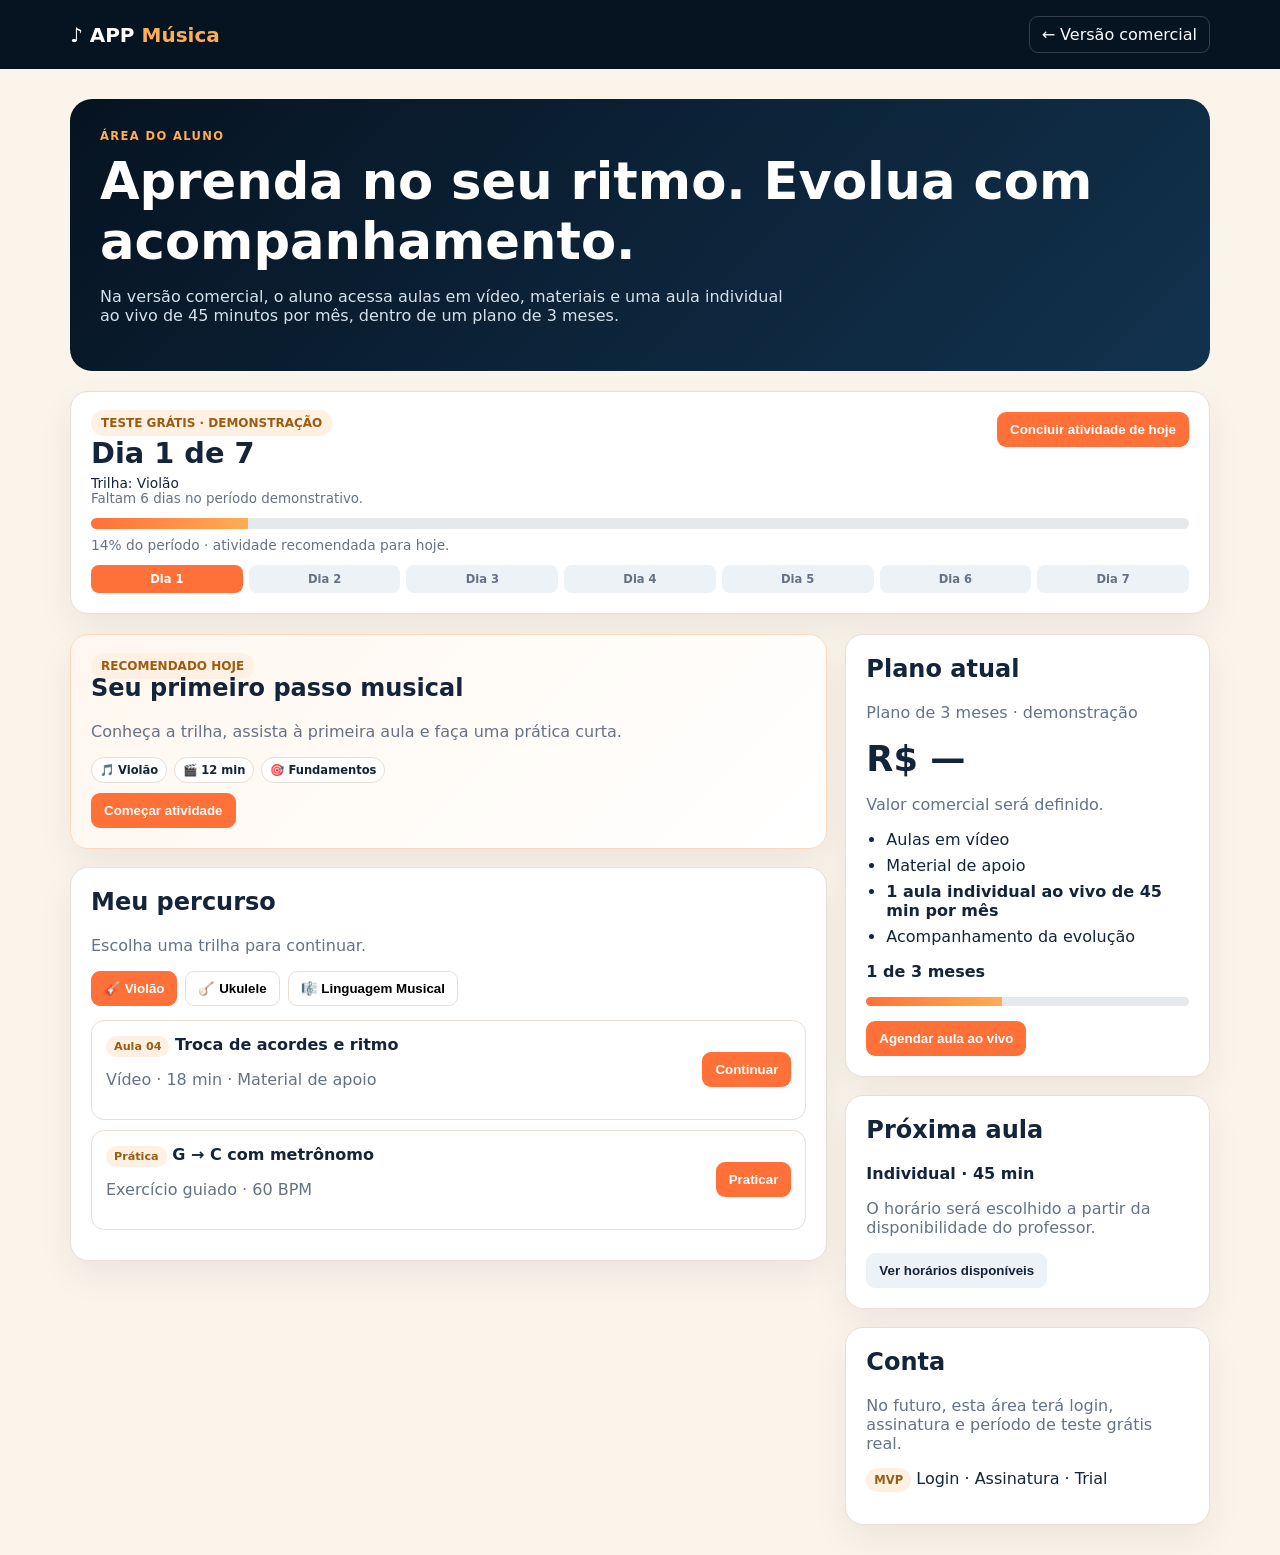
<file: aluno.html>
<!doctype html>
<html lang="pt-BR"><head><meta charset="utf-8"><meta name="viewport" content="width=device-width,initial-scale=1"><meta name="description" content="APP Música — Área do Aluno"><title>APP Música — Área do Aluno</title><style>
:root{--navy:#061321;--blue:#12324e;--orange:#ff7138;--orange2:#ffad55;--cream:#fbf4eb;--paper:#fff;--ink:#14243a;--muted:#657286;--line:#e9dfd4;--green:#34b58a}*{box-sizing:border-box}body{margin:0;font-family:Inter,system-ui,sans-serif;background:var(--cream);color:var(--ink)}header{background:var(--navy);color:#fff}.nav{max-width:1180px;margin:auto;padding:16px 20px;display:flex;justify-content:space-between;align-items:center;gap:16px}.brand{font-weight:900;font-size:1.25rem}.brand span{color:var(--orange2)}.back{color:#fff;text-decoration:none;border:1px solid #ffffff30;padding:8px 12px;border-radius:9px}.wrap{max-width:1180px;margin:auto;padding:30px 20px}.hero{background:linear-gradient(135deg,var(--navy),var(--blue));color:#fff;border-radius:22px;padding:30px;margin-bottom:20px}.eyebrow{color:var(--orange2);font-weight:900;text-transform:uppercase;letter-spacing:.12em;font-size:.72rem}.hero h1{font-size:clamp(2rem,4vw,3.5rem);margin:8px 0}.hero p{color:#d6e1ea;max-width:700px}.grid{display:grid;grid-template-columns:1.35fr .65fr;gap:18px}.card{background:#fff;border:1px solid var(--line);border-radius:18px;padding:20px;box-shadow:0 14px 35px #06132110}.card h2{margin-top:0}.tabs{display:flex;gap:8px;flex-wrap:wrap;margin:14px 0}.tab{border:1px solid var(--line);background:#fff;padding:9px 12px;border-radius:9px;font-weight:800;cursor:pointer}.tab.active{background:var(--orange);border-color:var(--orange);color:#fff}.course{display:none}.course.active{display:block}.lesson{padding:14px;border:1px solid var(--line);border-radius:13px;margin:10px 0;display:flex;justify-content:space-between;gap:12px;align-items:center}.tag{background:#fff0e4;color:#9b5c10;border-radius:99px;padding:4px 8px;font-size:.7rem;font-weight:900}.btn{border:0;background:var(--orange);color:#fff;padding:10px 13px;border-radius:9px;font-weight:900;cursor:pointer}.btn.secondary{background:#edf2f6;color:var(--ink)}.progress{height:9px;background:#e5e9ec;border-radius:99px;overflow:hidden}.progress i{display:block;height:100%;width:42%;background:linear-gradient(90deg,var(--orange),var(--orange2))}.price{font-size:2.2rem;font-weight:900}.muted{color:var(--muted)}ul{padding-left:20px}li{margin:7px 0}.notice{display:none;margin-top:12px;padding:11px;border-radius:9px;background:#eaf8f2;color:#176143}.notice.show{display:block}.future{background:#fff0e4;color:#9b5c10;padding:5px 8px;border-radius:99px;font-size:.72rem;font-weight:900}.trialPanel{margin-bottom:20px;border-radius:18px;background:#fff;border:1px solid var(--line);padding:20px;box-shadow:0 14px 35px #06132110}.trialHead{display:flex;justify-content:space-between;gap:18px;align-items:flex-start;flex-wrap:wrap}.trialBadge{background:#fff0e4;color:#9b5c10;padding:6px 10px;border-radius:99px;font-weight:900;font-size:.75rem}.trialDay{font-size:1.8rem;font-weight:900;margin:5px 0}.trialBar{height:11px;background:#e5e9ec;border-radius:99px;overflow:hidden;margin:12px 0 8px}.trialBar i{display:block;height:100%;width:14%;background:linear-gradient(90deg,var(--orange),var(--orange2));transition:width .2s}.days{display:grid;grid-template-columns:repeat(7,1fr);gap:6px;margin-top:12px}.day{padding:7px 3px;text-align:center;border-radius:8px;background:#edf2f6;color:var(--muted);font-size:.72rem;font-weight:800}.day.active{background:var(--orange);color:#fff}.day.done{background:#eaf8f2;color:#176143}.task{background:linear-gradient(135deg,#fff7ef,#fff);border:1px solid #ffd9bb}.task h3{margin:6px 0}.taskMeta{display:flex;gap:7px;flex-wrap:wrap;margin:10px 0}.taskMeta span{background:#fff;border:1px solid var(--line);border-radius:99px;padding:5px 8px;font-size:.72rem;font-weight:800}.small{font-size:.86rem}.trialEnd{color:var(--muted);font-size:.84rem}@media(max-width:800px){.grid{grid-template-columns:1fr}.lesson{align-items:flex-start;flex-direction:column}.days{gap:4px}.day{font-size:.65rem}}
</style></head><body><header><div class="nav"><div class="brand">♪ APP <span>Música</span></div><a class="back" href="comercial.html">← Versão comercial</a></div></header><main class="wrap"><section class="hero"><div class="eyebrow">Área do Aluno</div><h1>Aprenda no seu ritmo. Evolua com acompanhamento.</h1><p>Na versão comercial, o aluno acessa aulas em vídeo, materiais e uma aula individual ao vivo de 45 minutos por mês, dentro de um plano de 3 meses.</p></section><section class="trialPanel"><div class="trialHead"><div><span class="trialBadge" id="trialBadge">TESTE GRÁTIS · DEMONSTRAÇÃO</span><div class="trialDay" id="trialDay">Dia 1 de 7</div><div id="trialTrack" class="small">Trilha: Violão</div><div id="trialEnd" class="trialEnd">Faltam 6 dias no período demonstrativo.</div></div><div><button class="btn" onclick="completeToday()">Concluir atividade de hoje</button></div></div><div class="trialBar"><i id="trialProgress"></i></div><div class="small muted" id="trialProgressText">14% concluído · comece sua primeira atividade.</div><div class="days" id="days"></div></section><section class="grid"><div><article class="card task"><span class="trialBadge">RECOMENDADO HOJE</span><h2 id="taskTitle">Seu primeiro passo musical</h2><p id="taskText" class="muted">Conheça a trilha, assista à primeira aula e faça uma prática curta. A ideia é criar ritmo de estudo sem sobrecarregar.</p><div class="taskMeta" id="taskMeta"><span>🎸 Violão</span><span>🎬 Vídeo · 12 min</span><span>🎯 Fundamentos</span></div><button class="btn" onclick="startTask()">Começar atividade</button><div id="taskNotice" class="notice"></div></article><article class="card" style="margin-top:18px"><h2>Meu percurso</h2><p class="muted">Escolha uma trilha para continuar.</p><div class="tabs"><button class="tab active" data-course="violao">🎸 Violão</button><button class="tab" data-course="ukulele">🪕 Ukulele</button><button class="tab" data-course="linguagem">🎼 Linguagem Musical</button></div><div id="violao" class="course active"><div class="lesson"><div><span class="tag">Aula 04</span><strong> Troca de acordes e ritmo</strong><p class="muted">Vídeo · 18 min · Material de apoio</p></div><button class="btn" onclick="show('Vídeo da aula aberto em modo demonstração.')">Continuar</button></div><div class="lesson"><div><span class="tag">Prática</span><strong> G → C com metrônomo</strong><p class="muted">Exercício guiado · 60 BPM</p></div><button class="btn" onclick="show('Material de prática aberto em modo demonstração.')">Praticar</button></div></div><div id="ukulele" class="course"><div class="lesson"><div><span class="tag">Aula 01</span><strong>Primeiros acordes no ukulele</strong><p class="muted">Vídeo · material · exercício</p></div><button class="btn" onclick="show('Aula de Ukulele aberta em modo demonstração.')">Continuar</button></div></div><div id="linguagem" class="course"><div class="tabs"><button class="tab active" data-sub="ritmica">Rítmica</button><button class="tab" data-sub="solfejo">Solfejo</button></div><div id="ritmica" class="course active"><div class="lesson"><div><span class="tag">Rítmica</span><strong>Pulsação e subdivisão</strong><p class="muted">Vídeo · exercícios progressivos</p></div><button class="btn" onclick="show('Rítmica aberta em modo demonstração.')">Estudar</button></div></div><div id="solfejo" class="course"><div class="lesson"><div><span class="tag">Solfejo</span><strong>Leitura das primeiras notas</strong><p class="muted">Vídeo · partitura · prática</p></div><button class="btn" onclick="show('Solfejo aberto em modo demonstração.')">Estudar</button></div></div></div></article></div><aside><article class="card"><h2>Plano atual</h2><p class="muted">Plano de 3 meses · demonstração</p><div class="price">R$ —</div><p class="muted">Valor comercial será definido.</p><ul><li>Aulas em vídeo</li><li>Material de apoio</li><li><strong>1 aula individual ao vivo de 45 min por mês</strong></li><li>Acompanhamento da evolução</li></ul><p><strong>1 de 3 meses</strong></p><div class="progress"><i></i></div><button class="btn" style="margin-top:15px" onclick="location.href='agendamento.html?view=aluno'">Agendar aula ao vivo</button><div id="notice" class="notice"></div></article><article class="card" style="margin-top:18px"><h2>Próxima aula</h2><p><strong>Individual · 45 min</strong></p><p class="muted">O horário será escolhido a partir da disponibilidade do professor.</p><button class="btn secondary" onclick="location.href='agendamento.html?view=aluno'">Ver horários disponíveis</button><div id="booking" class="notice"></div></article><article class="card" style="margin-top:18px"><h2>Conta</h2><p class="muted">No futuro, esta área terá login, assinatura e período de teste grátis real.</p><p><span class="future">MVP</span> Login · Assinatura · Trial</p></article></aside></section></main><script>const trialKey='appMusicaTrial';const tasks=[['Seu primeiro passo musical','Conheça a trilha, assista à primeira aula e faça uma prática curta.','12 min','Fundamentos'],['Ritmo e escuta','Faça um exercício simples de pulsação e escute uma referência musical.','10 min','Ritmo'],['Primeira prática','Repita o exercício principal da trilha e registre como se sentiu.','15 min','Prática'],['Acordes ou notas','Trabalhe o primeiro conteúdo técnico da sua trilha.','18 min','Técnica'],['Revisão guiada','Revise o que aprendeu nos dias anteriores e escolha um ponto para melhorar.','15 min','Revisão'],['Preparação para a aula','Separe dúvidas e pratique o conteúdo que gostaria de levar para a aula ao vivo.','12 min','Preparação'],['Fechamento da experiência','Revise sua evolução e conheça os próximos passos para continuar estudando.','10 min','Evolução']];let trial=JSON.parse(localStorage.getItem(trialKey)||'null')||{role:'Aluno',email:'aluno@exemplo.com',track:'Violão',startDate:new Date().toISOString(),status:'trial',day:1};function trialDay(){const start=new Date(trial.startDate);const now=new Date();return Math.max(1,Math.min(7,Math.floor((new Date(now.getFullYear(),now.getMonth(),now.getDate())-new Date(start.getFullYear(),start.getMonth(),start.getDate()))/86400000)+1))}function renderTrial(){const d=trialDay();trial.day=d;localStorage.setItem(trialKey,JSON.stringify(trial));document.getElementById('trialDay').textContent='Dia '+d+' de 7';document.getElementById('trialTrack').textContent='Trilha: '+trial.track;document.getElementById('trialEnd').textContent=d<7?'Faltam '+(7-d)+' dias no período demonstrativo.':'Hoje é o último dia do período demonstrativo.';document.getElementById('trialProgress').style.width=(d/7*100)+'%';document.getElementById('trialProgressText').textContent=Math.round(d/7*100)+'% do período · '+(d===7?'conheça os planos para continuar.':'atividade recomendada para hoje.');const days=document.getElementById('days');days.innerHTML='';for(let i=1;i<=7;i++){const x=document.createElement('div');x.className='day '+(i<d?'done ':'')+(i===d?'active':'');x.textContent='Dia '+i;days.appendChild(x)}const t=tasks[d-1];document.getElementById('taskTitle').textContent=t[0];document.getElementById('taskText').textContent=t[1];document.getElementById('taskMeta').innerHTML='<span>🎵 '+trial.track+'</span><span>🎬 '+t[2]+'</span><span>🎯 '+t[3]+'</span>'}function startTask(){const n=document.getElementById('taskNotice');n.textContent='Atividade iniciada em modo demonstração. O próximo passo é consumir o conteúdo e praticar.';n.classList.add('show')}function completeToday(){const n=document.getElementById('taskNotice');n.textContent='Atividade de hoje concluída em modo demonstração. Amanhã, a próxima atividade será liberada.';n.classList.add('show')}function show(t){const n=document.getElementById('notice');n.textContent=t;n.classList.add('show')}document.querySelectorAll('[data-course]').forEach(b=>b.onclick=()=>{document.querySelectorAll('[data-course]').forEach(x=>x.classList.remove('active'));document.querySelectorAll('.course').forEach(x=>{if(['violao','ukulele','linguagem'].includes(x.id))x.classList.remove('active')});b.classList.add('active');document.getElementById(b.dataset.course).classList.add('active')});document.querySelectorAll('[data-sub]').forEach(b=>b.onclick=()=>{document.querySelectorAll('[data-sub]').forEach(x=>x.classList.remove('active'));['ritmica','solfejo'].forEach(id=>document.getElementById(id).classList.remove('active'));b.classList.add('active');document.getElementById(b.dataset.sub).classList.add('active')});renderTrial();</script></body></html>
</file>
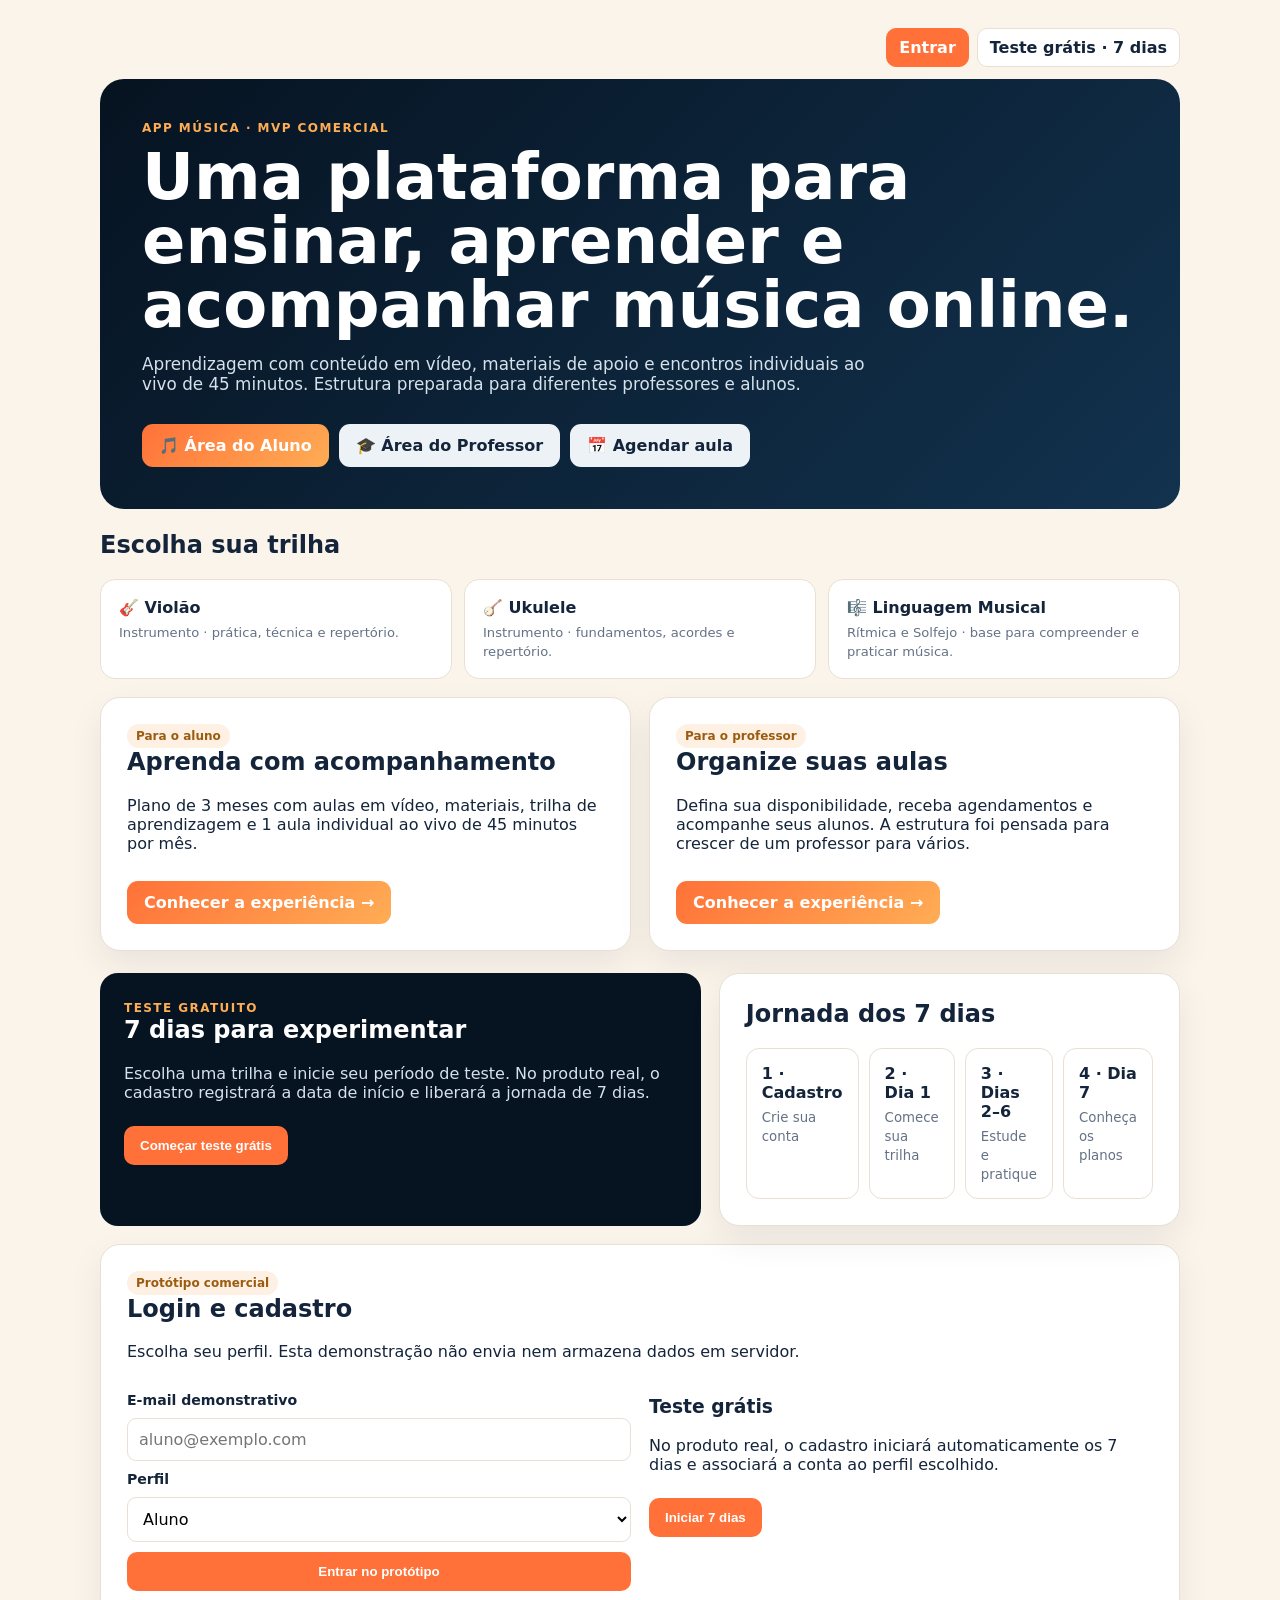
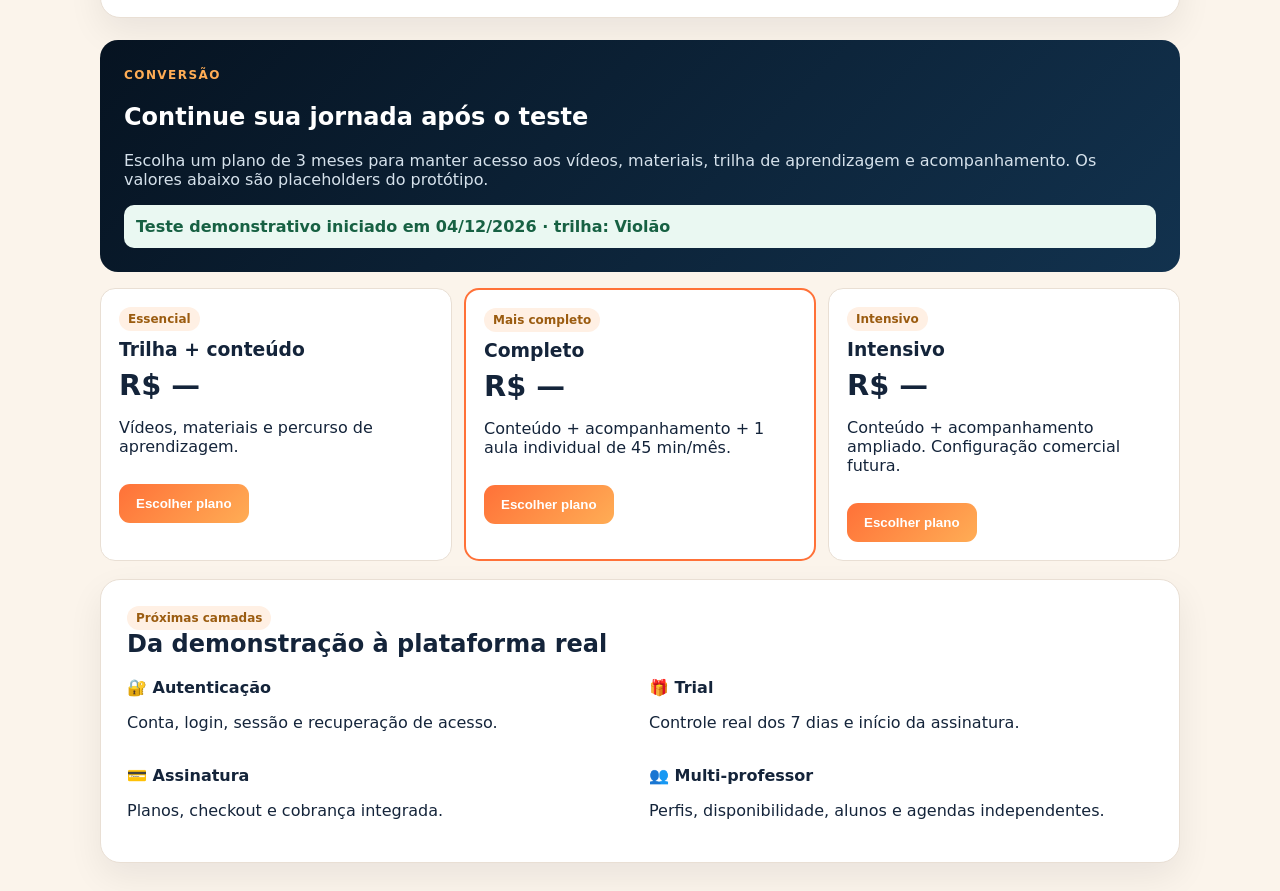
<file: comercial.html>
<!doctype html>
<html lang="pt-BR"><head><meta charset="utf-8"><meta name="viewport" content="width=device-width,initial-scale=1"><meta name="description" content="APP Música — plataforma online de ensino musical"><title>APP Música — Versão Comercial</title><style>
:root{--navy:#061321;--blue:#12324e;--orange:#ff7138;--orange2:#ffad55;--cream:#fbf4eb;--ink:#14243a;--muted:#657286;--line:#e9dfd4;--green:#34b58a}*{box-sizing:border-box}body{margin:0;font-family:Inter,system-ui,sans-serif;background:var(--cream);color:var(--ink)}.wrap{max-width:1120px;margin:auto;padding:28px 20px}.top{display:flex;justify-content:flex-end;gap:8px;flex-wrap:wrap;margin-bottom:12px}.top a{color:var(--ink);text-decoration:none;background:#fff;border:1px solid var(--line);padding:9px 12px;border-radius:10px;font-weight:800}.top a.primary{background:var(--orange);border-color:var(--orange);color:#fff}.hero{background:linear-gradient(135deg,var(--navy),var(--blue));color:white;border-radius:24px;padding:42px;margin-bottom:22px}.eyebrow{color:var(--orange2);font-weight:900;letter-spacing:.12em;text-transform:uppercase;font-size:.75rem}.hero h1{font-size:clamp(2.2rem,5vw,4rem);line-height:1;margin:10px 0 14px}.hero p{max-width:760px;color:#d5e1eb;font-size:1.05rem}.grid{display:grid;grid-template-columns:1fr 1fr;gap:18px}.card{background:#fff;border:1px solid var(--line);border-radius:20px;padding:26px;box-shadow:0 14px 35px #06132112}.card h2{margin-top:0}.btn{display:inline-block;text-decoration:none;background:linear-gradient(135deg,var(--orange),var(--orange2));color:#fff;padding:12px 17px;border-radius:11px;font-weight:900;margin-top:12px;border:0;cursor:pointer}.btn.secondary{background:#edf2f6;color:var(--ink)}.pill{display:inline-block;background:#fff0e4;color:#9b5c10;padding:5px 9px;border-radius:99px;font-size:.75rem;font-weight:900}.courses{display:grid;grid-template-columns:repeat(3,1fr);gap:12px;margin:18px 0}.course{background:#fff;border:1px solid var(--line);border-radius:15px;padding:18px;cursor:pointer}.course strong{display:block;margin-bottom:5px}.course span{font-size:.82rem;color:var(--muted)}.actions{display:flex;gap:10px;flex-wrap:wrap;margin-top:18px}.trial{margin-top:22px;display:grid;grid-template-columns:1.2fr .8fr;gap:18px}.trialBox{background:var(--navy);color:#fff;border-radius:18px;padding:24px}.trialBox h2{margin-top:0}.trialBox p{color:#d5e1eb}.trialSteps{display:grid;grid-template-columns:repeat(4,1fr);gap:10px}.step{background:#fff;border:1px solid var(--line);border-radius:13px;padding:15px}.step b{display:block;margin-bottom:5px}.step small{color:var(--muted)}.testBtn{border:0;cursor:pointer;background:var(--orange);color:#fff;padding:12px 16px;border-radius:10px;font-weight:900;margin-top:8px}.form{display:grid;gap:10px;margin-top:15px}.form label{font-weight:800;font-size:.88rem}.form input,.form select{width:100%;padding:11px;border:1px solid var(--line);border-radius:9px;background:#fff;font:inherit}.form button{border:0;cursor:pointer;background:var(--orange);color:#fff;padding:12px;border-radius:10px;font-weight:900}.status{display:none;margin-top:12px;padding:11px;border-radius:9px;background:#eaf8f2;color:#176143}.status.show{display:block}.loginGrid{display:grid;grid-template-columns:1fr 1fr;gap:18px}.futureLinks{display:flex;gap:10px;flex-wrap:wrap}.plans{display:grid;grid-template-columns:repeat(3,1fr);gap:12px;margin-top:16px}.plan{border:1px solid var(--line);border-radius:15px;padding:18px;background:#fff}.plan.featured{border:2px solid var(--orange);position:relative}.plan h3{margin:8px 0}.plan .price{font-size:1.8rem;font-weight:900}.pay{display:flex;gap:8px;flex-wrap:wrap;margin-top:10px}.pay button{border:1px solid var(--line);background:#fff;padding:8px 10px;border-radius:9px;font-weight:800;cursor:pointer}.pay button.active{background:var(--orange);color:#fff;border-color:var(--orange)}.trialConversion{margin-top:22px}.conversionHead{background:linear-gradient(135deg,var(--navy),var(--blue));color:#fff;border-radius:18px;padding:24px}.conversionHead p{color:#d5e1eb}.signed{background:#eaf8f2;color:#176143;padding:12px;border-radius:10px;margin-top:14px;font-weight:800}@media(max-width:760px){.grid,.courses,.trial,.trialSteps,.loginGrid,.plans{grid-template-columns:1fr}.hero{padding:28px}}
</style></head><body><main class="wrap"><nav class="top"><a class="primary" href="#conta" onclick="showAccount('login');return false">Entrar</a><a href="#teste" onclick="showAccount('trial');return false">Teste grátis · 7 dias</a></nav><section class="hero"><div class="eyebrow">APP Música · MVP Comercial</div><h1>Uma plataforma para ensinar, aprender e acompanhar música online.</h1><p>Aprendizagem com conteúdo em vídeo, materiais de apoio e encontros individuais ao vivo de 45 minutos. Estrutura preparada para diferentes professores e alunos.</p><div class="actions"><a class="btn" href="aluno.html">🎵 Área do Aluno</a><a class="btn secondary" href="professor.html">🎓 Área do Professor</a><a class="btn secondary" href="agendamento.html?view=aluno">📅 Agendar aula</a></div></section><section><h2>Escolha sua trilha</h2><div class="courses"><article class="course" data-track="Violão"><strong>🎸 Violão</strong><span>Instrumento · prática, técnica e repertório.</span></article><article class="course" data-track="Ukulele"><strong>🪕 Ukulele</strong><span>Instrumento · fundamentos, acordes e repertório.</span></article><article class="course" data-track="Linguagem Musical"><strong>🎼 Linguagem Musical</strong><span>Rítmica e Solfejo · base para compreender e praticar música.</span></article></div></section><section class="grid"><article class="card"><span class="pill">Para o aluno</span><h2>Aprenda com acompanhamento</h2><p>Plano de 3 meses com aulas em vídeo, materiais, trilha de aprendizagem e 1 aula individual ao vivo de 45 minutos por mês.</p><a class="btn" href="aluno.html">Conhecer a experiência →</a></article><article class="card"><span class="pill">Para o professor</span><h2>Organize suas aulas</h2><p>Defina sua disponibilidade, receba agendamentos e acompanhe seus alunos. A estrutura foi pensada para crescer de um professor para vários.</p><a class="btn" href="professor.html">Conhecer a experiência →</a></article></section><section id="teste" class="trial"><article class="trialBox"><span class="eyebrow">Teste gratuito</span><h2>7 dias para experimentar</h2><p id="trialText">Escolha uma trilha e inicie seu período de teste. No produto real, o cadastro registrará a data de início e liberará a jornada de 7 dias.</p><button class="testBtn" onclick="startTrial()">Começar teste grátis</button><div id="trialStatus" class="status"></div></article><article class="card"><h2>Jornada dos 7 dias</h2><div class="trialSteps"><div class="step"><b>1 · Cadastro</b><small>Crie sua conta</small></div><div class="step"><b>2 · Dia 1</b><small>Comece sua trilha</small></div><div class="step"><b>3 · Dias 2–6</b><small>Estude e pratique</small></div><div class="step"><b>4 · Dia 7</b><small>Conheça os planos</small></div></div></article></section><section id="conta" class="card" style="margin-top:18px"><span class="pill">Protótipo comercial</span><h2 id="accountTitle">Login e cadastro</h2><p id="accountIntro" class="muted">Escolha seu perfil. Esta demonstração não envia nem armazena dados em servidor.</p><div class="loginGrid"><div><form class="form" onsubmit="demoLogin(event)"><label for="email">E-mail demonstrativo</label><input id="email" type="email" placeholder="aluno@exemplo.com" required><label for="role">Perfil</label><select id="role"><option>Aluno</option><option>Professor</option></select><button>Entrar no protótipo</button></form></div><div><h3 id="accountSideTitle">Teste grátis</h3><p id="accountSideText" class="muted">No produto real, o cadastro iniciará automaticamente os 7 dias e associará a conta ao perfil escolhido.</p><div class="futureLinks"><button class="testBtn" onclick="startTrial()">Iniciar 7 dias</button></div><div id="accountStatus" class="status"></div></div></div></section><section id="conversao" class="trialConversion"><div class="conversionHead"><span class="eyebrow">Conversão</span><h2>Continue sua jornada após o teste</h2><p>Escolha um plano de 3 meses para manter acesso aos vídeos, materiais, trilha de aprendizagem e acompanhamento. Os valores abaixo são placeholders do protótipo.</p><div id="trialSummary" class="signed">Teste ainda não iniciado nesta demonstração.</div></div><div class="plans"><article class="plan"><span class="pill">Essencial</span><h3>Trilha + conteúdo</h3><div class="price">R$ —</div><p class="muted">Vídeos, materiais e percurso de aprendizagem.</p><button class="btn" onclick="selectPlan('Essencial')">Escolher plano</button></article><article class="plan featured"><span class="pill">Mais completo</span><h3>Completo</h3><div class="price">R$ —</div><p class="muted">Conteúdo + acompanhamento + 1 aula individual de 45 min/mês.</p><button class="btn" onclick="selectPlan('Completo')">Escolher plano</button></article><article class="plan"><span class="pill">Intensivo</span><h3>Intensivo</h3><div class="price">R$ —</div><p class="muted">Conteúdo + acompanhamento ampliado. Configuração comercial futura.</p><button class="btn" onclick="selectPlan('Intensivo')">Escolher plano</button></article></div><div id="checkout" class="card" style="margin-top:18px;display:none"><h3>Pagamento demonstrativo</h3><p class="muted">Nenhuma cobrança é realizada neste MVP.</p><div class="pay"><button data-pay="PIX">PIX</button><button data-pay="Cartão">Cartão</button><button data-pay="Carteira digital">Carteira digital</button></div><button class="btn" onclick="confirmSubscription()">Confirmar assinatura simulada</button><div id="paymentStatus" class="status"></div></div></section><section class="card" style="margin-top:18px"><span class="pill">Próximas camadas</span><h2>Da demonstração à plataforma real</h2><div class="grid"><div><strong>🔐 Autenticação</strong><p class="muted">Conta, login, sessão e recuperação de acesso.</p></div><div><strong>🎁 Trial</strong><p class="muted">Controle real dos 7 dias e início da assinatura.</p></div><div><strong>💳 Assinatura</strong><p class="muted">Planos, checkout e cobrança integrada.</p></div><div><strong>👥 Multi-professor</strong><p class="muted">Perfis, disponibilidade, alunos e agendas independentes.</p></div></div></section></main><script>let selectedTrack='';let selectedPlan='';let selectedPay='';const trialKey='appMusicaTrial';function showAccount(mode){document.getElementById('conta').scrollIntoView({behavior:'smooth'});const title=document.getElementById('accountTitle'),intro=document.getElementById('accountIntro');if(mode==='trial'){title.textContent='Começar teste grátis';intro.textContent='Escolha seu perfil e, no produto real, o cadastro iniciará automaticamente os 7 dias.';document.getElementById('accountSideTitle').textContent='Seu primeiro passo';document.getElementById('accountSideText').textContent=selectedTrack?'Trilha escolhida: '+selectedTrack+'. Agora você poderá criar seu acesso.':'Escolha uma trilha para personalizar o início do teste.'}else{title.textContent='Login e cadastro';intro.textContent='Escolha seu perfil e simule a entrada. A autenticação real será implementada na próxima fase.'}}function startTrial(){showAccount('trial');const s=document.getElementById('trialStatus');s.textContent='Teste grátis selecionado'+(selectedTrack?' para '+selectedTrack:'')+'. O cadastro será conectado na próxima etapa.';s.classList.add('show')}function demoLogin(e){e.preventDefault();const role=document.getElementById('role').value;const s=document.getElementById('accountStatus');s.textContent='Entrada demonstrativa realizada como '+role+'. Na versão real, o sistema direcionará para a área correspondente.';s.classList.add('show')}document.querySelectorAll('.course').forEach(c=>c.onclick=()=>{selectedTrack=c.dataset.track;document.getElementById('trialText').textContent='Trilha selecionada: '+selectedTrack+'. Inicie agora o teste gratuito e continue a partir dela.';showAccount('trial')});function selectPlan(plan){selectedPlan=plan;document.getElementById('checkout').style.display='block';document.getElementById('conversao').scrollIntoView({behavior:'smooth'});const s=document.getElementById('paymentStatus');s.textContent='Plano '+plan+' selecionado. Escolha uma forma de pagamento para continuar.';s.classList.add('show')}document.querySelectorAll('[data-pay]').forEach(b=>b.onclick=()=>{selectedPay=b.dataset.pay;document.querySelectorAll('[data-pay]').forEach(x=>x.classList.remove('active'));b.classList.add('active');const s=document.getElementById('paymentStatus');s.textContent='Forma selecionada: '+selectedPay+'. Nenhum pagamento real será processado.';s.classList.add('show')});function confirmSubscription(){if(!selectedPlan||!selectedPay){const s=document.getElementById('paymentStatus');s.textContent='Selecione um plano e uma forma de pagamento antes de confirmar.';s.classList.add('show');return}const profile=JSON.parse(localStorage.getItem(trialKey)||'null');const sub={status:'active',plan:selectedPlan,payment:selectedPay,track:selectedTrack||profile?.track||'Não definida',activatedAt:new Date().toISOString()};localStorage.setItem('appMusicaSubscription',JSON.stringify(sub));const s=document.getElementById('paymentStatus');s.textContent='Assinatura simulada ativa: '+selectedPlan+' · '+selectedPay+'. Nenhuma cobrança foi realizada.';s.classList.add('show');document.getElementById('trialSummary').textContent='Assinatura ativa no protótipo · '+selectedPlan+' · '+sub.track;document.getElementById('checkout').scrollIntoView({behavior:'smooth'})}function loadDemo(){const profile=JSON.parse(localStorage.getItem(trialKey)||'null');const sub=JSON.parse(localStorage.getItem('appMusicaSubscription')||'null');if(profile){document.getElementById('trialSummary').textContent='Teste demonstrativo iniciado em '+new Date(profile.startDate).toLocaleDateString('pt-BR')+' · trilha: '+(profile.track||'Não definida');}if(sub){document.getElementById('trialSummary').textContent='Assinatura ativa no protótipo · '+sub.plan+' · '+sub.track}}loadDemo();</script></body></html>
</file>
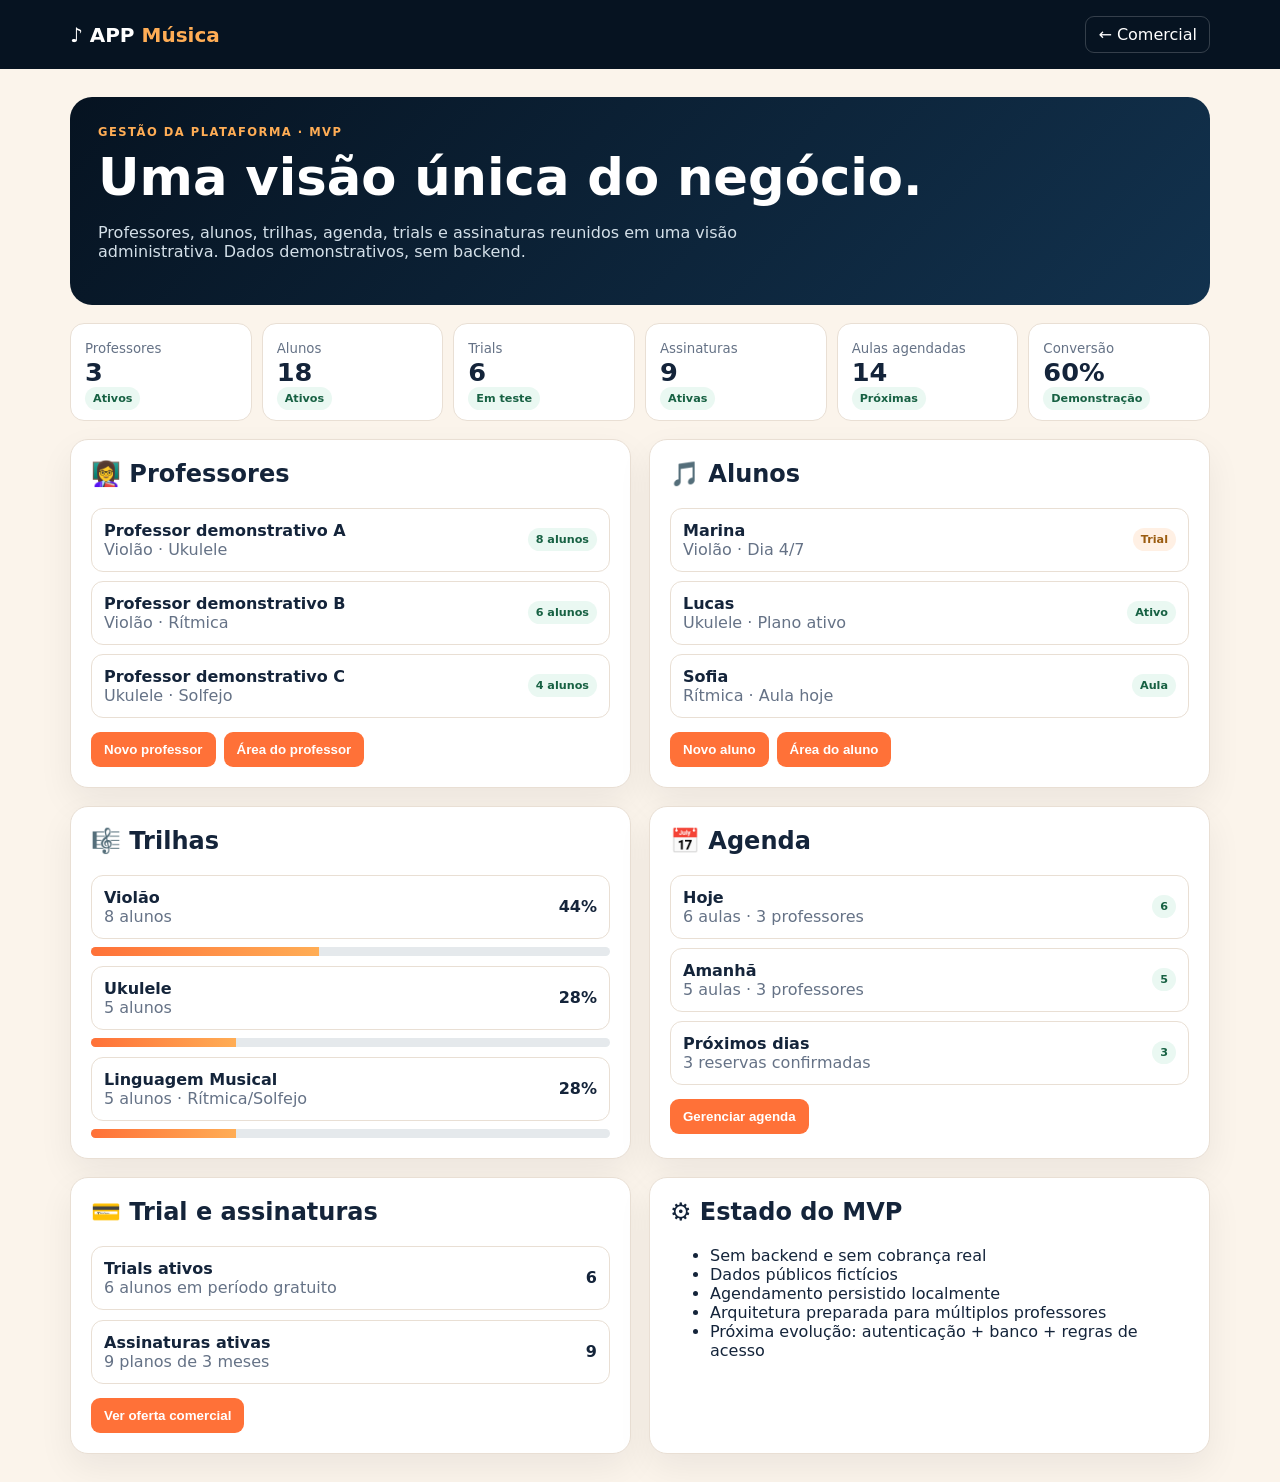
<file: gestao.html>
<!doctype html><html lang="pt-BR"><head><meta charset="utf-8"><meta name="viewport" content="width=device-width,initial-scale=1"><meta name="description" content="APP Música — Gestão da Plataforma"><title>APP Música — Gestão</title><style>:root{--navy:#061321;--blue:#12324e;--orange:#ff7138;--orange2:#ffad55;--cream:#fbf4eb;--paper:#fff;--ink:#14243a;--muted:#657286;--line:#e9dfd4;--green:#34b58a}*{box-sizing:border-box}body{margin:0;font-family:Inter,system-ui,sans-serif;background:var(--cream);color:var(--ink)}header{background:var(--navy);color:#fff}.nav{max-width:1180px;margin:auto;padding:16px 20px;display:flex;justify-content:space-between;align-items:center;gap:15px}.brand{font-weight:900;font-size:1.25rem}.brand span{color:var(--orange2)}.back{color:#fff;text-decoration:none;border:1px solid #ffffff30;padding:8px 12px;border-radius:9px}.wrap{max-width:1180px;margin:auto;padding:28px 20px}.hero{background:linear-gradient(135deg,var(--navy),var(--blue));color:#fff;border-radius:22px;padding:28px;margin-bottom:18px}.eyebrow{color:var(--orange2);font-size:.72rem;font-weight:900;letter-spacing:.13em}.hero h1{margin:8px 0;font-size:clamp(2rem,4vw,3.2rem)}.hero p{color:#d4e0e9;max-width:760px}.kpis{display:grid;grid-template-columns:repeat(6,1fr);gap:10px;margin-bottom:18px}.kpi{background:#fff;border:1px solid var(--line);border-radius:14px;padding:14px}.kpi strong{display:block;font-size:1.6rem}.muted{color:var(--muted)}.grid{display:grid;grid-template-columns:1fr 1fr;gap:18px}.card{background:#fff;border:1px solid var(--line);border-radius:18px;padding:20px;box-shadow:0 14px 35px #06132110}.card h2{margin-top:0}.list{display:grid;gap:9px}.item{border:1px solid var(--line);border-radius:12px;padding:12px;display:flex;justify-content:space-between;gap:10px;align-items:center}.badge{background:#eaf8f2;color:#176143;border-radius:99px;padding:5px 8px;font-size:.7rem;font-weight:900}.orange{background:#fff0e4;color:#9b5c10}.bar{height:9px;background:#e5e9ec;border-radius:99px;overflow:hidden;margin-top:8px}.bar i{display:block;height:100%;background:linear-gradient(90deg,var(--orange),var(--orange2))}.actions{display:flex;gap:8px;flex-wrap:wrap;margin-top:14px}.btn{border:0;background:var(--orange);color:#fff;padding:10px 13px;border-radius:9px;font-weight:900;cursor:pointer}.notice{display:none;margin-top:12px;padding:11px;border-radius:9px;background:#eaf8f2;color:#176143}.notice.show{display:block}@media(max-width:1000px){.kpis{grid-template-columns:repeat(3,1fr)}}@media(max-width:700px){.grid{grid-template-columns:1fr}.kpis{grid-template-columns:repeat(2,1fr)}}@media(max-width:430px){.kpis{grid-template-columns:1fr 1fr}.kpi strong{font-size:1.35rem}}</style></head><body><header><div class="nav"><div class="brand">♪ APP <span>Música</span></div><a class="back" href="comercial.html">← Comercial</a></div></header><main class="wrap"><section class="hero"><div class="eyebrow">GESTÃO DA PLATAFORMA · MVP</div><h1>Uma visão única do negócio.</h1><p>Professores, alunos, trilhas, agenda, trials e assinaturas reunidos em uma visão administrativa. Dados demonstrativos, sem backend.</p></section><section class="kpis"><div class="kpi"><small class="muted">Professores</small><strong>3</strong><span class="badge">Ativos</span></div><div class="kpi"><small class="muted">Alunos</small><strong>18</strong><span class="badge">Ativos</span></div><div class="kpi"><small class="muted">Trials</small><strong>6</strong><span class="badge">Em teste</span></div><div class="kpi"><small class="muted">Assinaturas</small><strong>9</strong><span class="badge">Ativas</span></div><div class="kpi"><small class="muted">Aulas agendadas</small><strong>14</strong><span class="badge">Próximas</span></div><div class="kpi"><small class="muted">Conversão</small><strong>60%</strong><span class="badge">Demonstração</span></div></section><section class="grid"><article class="card"><h2>👩‍🏫 Professores</h2><div class="list"><div class="item"><div><strong>Professor demonstrativo A</strong><div class="muted">Violão · Ukulele</div></div><span class="badge">8 alunos</span></div><div class="item"><div><strong>Professor demonstrativo B</strong><div class="muted">Violão · Rítmica</div></div><span class="badge">6 alunos</span></div><div class="item"><div><strong>Professor demonstrativo C</strong><div class="muted">Ukulele · Solfejo</div></div><span class="badge">4 alunos</span></div></div><div class="actions"><button class="btn" onclick="notice('Cadastro de professor aberto em modo demonstração.')">Novo professor</button><button class="btn" onclick="location.href='professor.html'">Área do professor</button></div></article><article class="card"><h2>🎵 Alunos</h2><div class="list"><div class="item"><div><strong>Marina</strong><div class="muted">Violão · Dia 4/7</div></div><span class="badge orange">Trial</span></div><div class="item"><div><strong>Lucas</strong><div class="muted">Ukulele · Plano ativo</div></div><span class="badge">Ativo</span></div><div class="item"><div><strong>Sofia</strong><div class="muted">Rítmica · Aula hoje</div></div><span class="badge">Aula</span></div></div><div class="actions"><button class="btn" onclick="notice('Cadastro de aluno aberto em modo demonstração.')">Novo aluno</button><button class="btn" onclick="location.href='aluno.html'">Área do aluno</button></div></article><article class="card"><h2>🎼 Trilhas</h2><div class="item"><div><strong>Violão</strong><div class="muted">8 alunos</div></div><strong>44%</strong></div><div class="bar"><i style="width:44%"></i></div><div class="item" style="margin-top:10px"><div><strong>Ukulele</strong><div class="muted">5 alunos</div></div><strong>28%</strong></div><div class="bar"><i style="width:28%"></i></div><div class="item" style="margin-top:10px"><div><strong>Linguagem Musical</strong><div class="muted">5 alunos · Rítmica/Solfejo</div></div><strong>28%</strong></div><div class="bar"><i style="width:28%"></i></div></article><article class="card"><h2>📅 Agenda</h2><div class="list"><div class="item"><div><strong>Hoje</strong><div class="muted">6 aulas · 3 professores</div></div><span class="badge">6</span></div><div class="item"><div><strong>Amanhã</strong><div class="muted">5 aulas · 3 professores</div></div><span class="badge">5</span></div><div class="item"><div><strong>Próximos dias</strong><div class="muted">3 reservas confirmadas</div></div><span class="badge">3</span></div></div><div class="actions"><button class="btn" onclick="location.href='agendamento.html?view=prof'">Gerenciar agenda</button></div></article><article class="card"><h2>💳 Trial e assinaturas</h2><div class="item"><div><strong>Trials ativos</strong><div class="muted">6 alunos em período gratuito</div></div><strong>6</strong></div><div class="item" style="margin-top:10px"><div><strong>Assinaturas ativas</strong><div class="muted">9 planos de 3 meses</div></div><strong>9</strong></div><div class="actions"><button class="btn" onclick="location.href='comercial.html'">Ver oferta comercial</button></div></article><article class="card"><h2>⚙️ Estado do MVP</h2><ul><li>Sem backend e sem cobrança real</li><li>Dados públicos fictícios</li><li>Agendamento persistido localmente</li><li>Arquitetura preparada para múltiplos professores</li><li>Próxima evolução: autenticação + banco + regras de acesso</li></ul><div id="notice" class="notice"></div></article></section></main><script>function notice(t){const n=document.getElementById('notice');n.textContent=t;n.classList.add('show');setTimeout(()=>n.classList.remove('show'),2500)}</script></body></html>
</file>
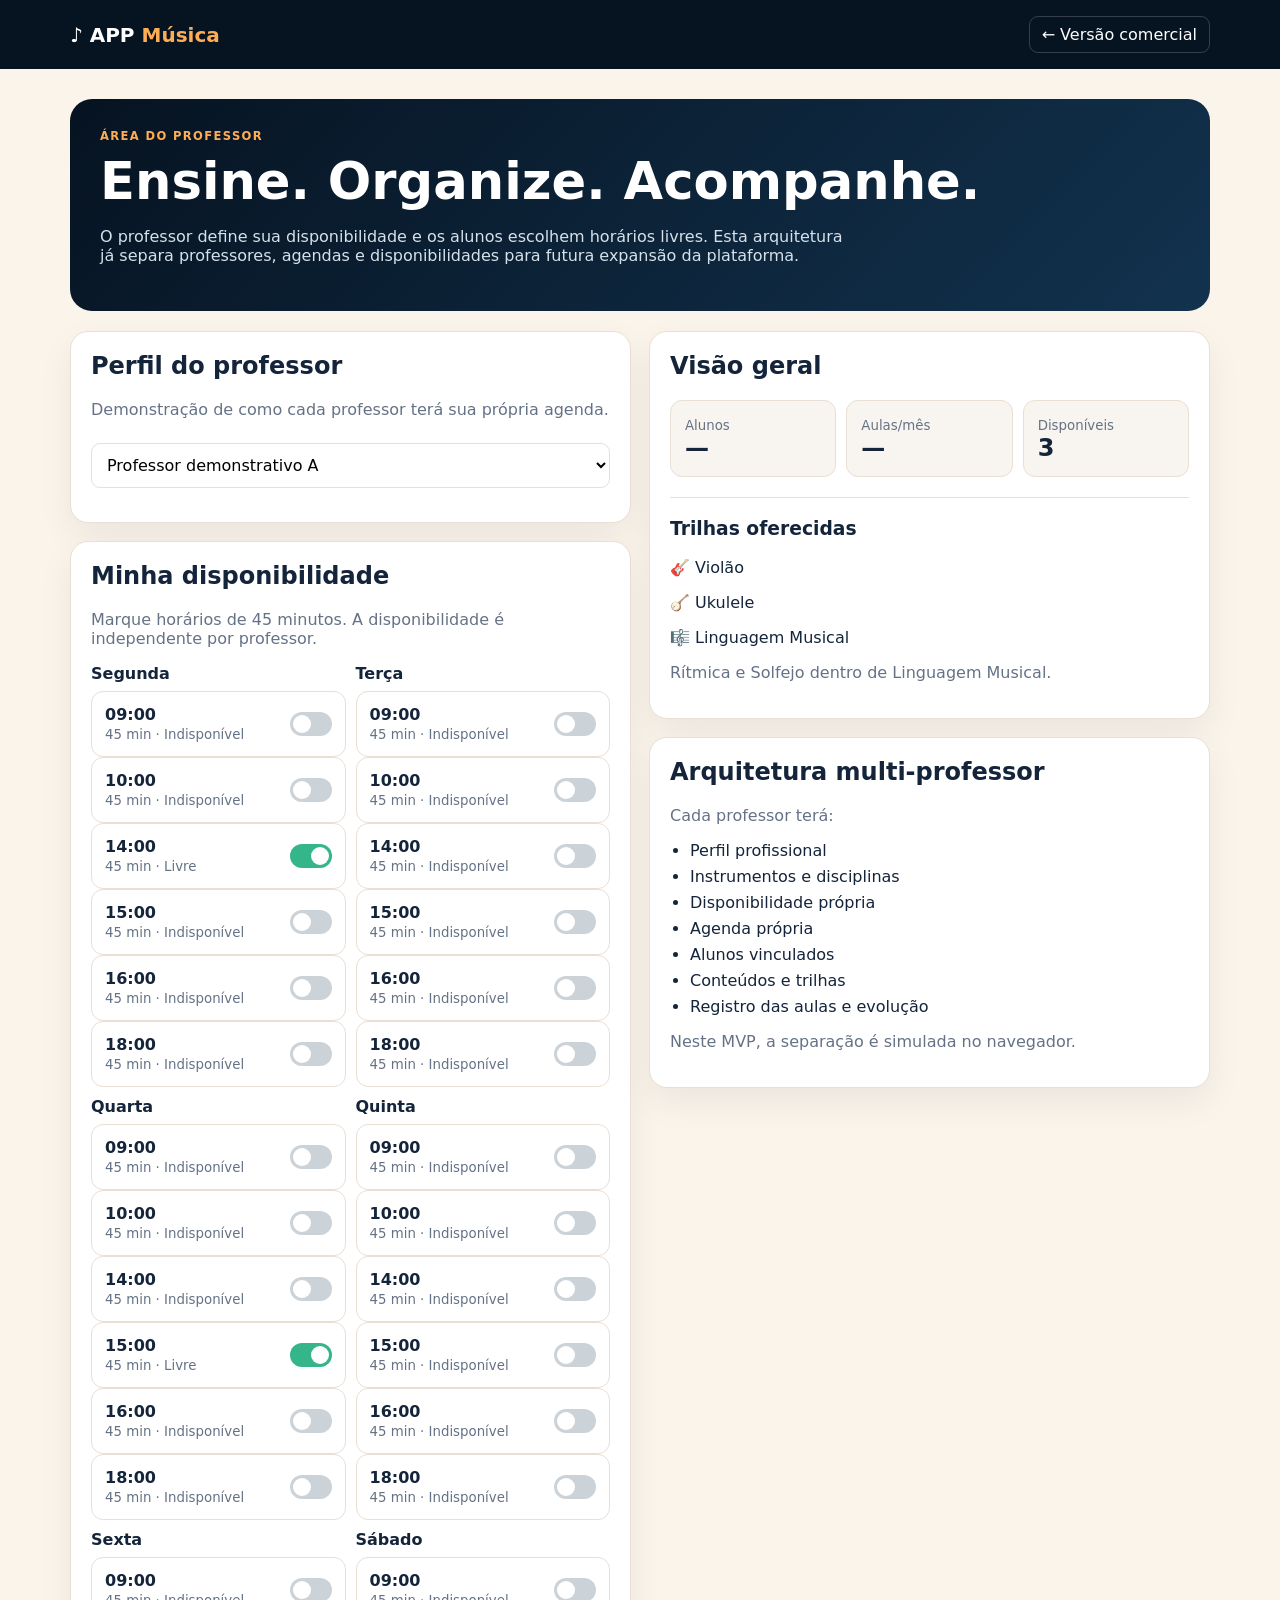
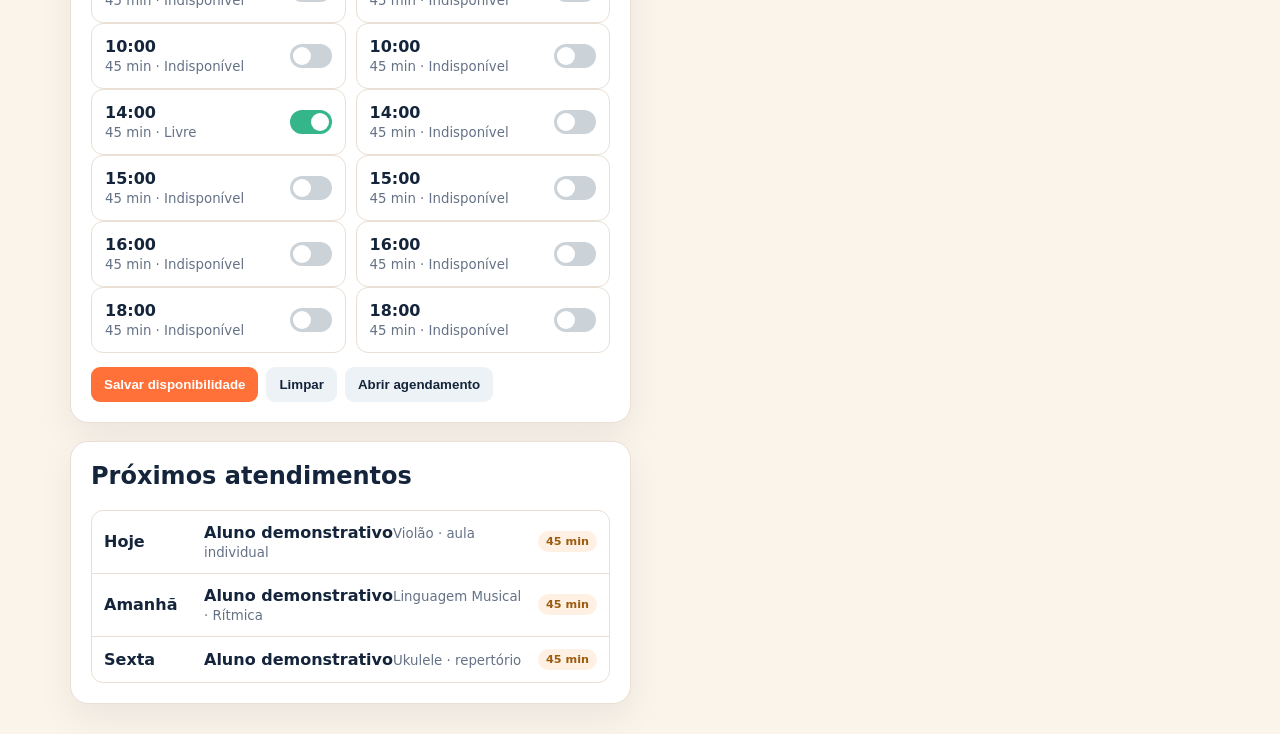
<file: professor.html>
<!doctype html><html lang="pt-BR"><head><meta charset="utf-8"><meta name="viewport" content="width=device-width,initial-scale=1"><meta name="description" content="APP Música — Área do Professor"><title>APP Música — Área do Professor</title><style>:root{--navy:#061321;--blue:#12324e;--orange:#ff7138;--orange2:#ffad55;--cream:#fbf4eb;--ink:#14243a;--muted:#657286;--line:#e9dfd4;--green:#34b58a}*{box-sizing:border-box}body{margin:0;font-family:Inter,system-ui,sans-serif;background:var(--cream);color:var(--ink)}header{background:var(--navy);color:#fff}.nav{max-width:1180px;margin:auto;padding:16px 20px;display:flex;justify-content:space-between;align-items:center;gap:16px}.brand{font-weight:900;font-size:1.25rem}.brand span{color:var(--orange2)}.back{color:#fff;text-decoration:none;border:1px solid #ffffff30;padding:8px 12px;border-radius:9px}.wrap{max-width:1180px;margin:auto;padding:30px 20px}.hero{background:linear-gradient(135deg,var(--navy),var(--blue));color:#fff;border-radius:22px;padding:30px;margin-bottom:20px}.eyebrow{color:var(--orange2);font-weight:900;text-transform:uppercase;letter-spacing:.12em;font-size:.72rem}.hero h1{font-size:clamp(2rem,4vw,3.5rem);margin:8px 0}.hero p{color:#d6e1ea;max-width:760px}.grid{display:grid;grid-template-columns:1fr 1fr;gap:18px}.card{background:#fff;border:1px solid var(--line);border-radius:18px;padding:20px;box-shadow:0 14px 35px #06132110}.card h2{margin-top:0}.select{width:100%;padding:11px;border:1px solid var(--line);border-radius:9px;background:#fff;font:inherit;margin:8px 0 14px}.availability{display:grid;grid-template-columns:1fr 1fr;gap:10px}.slot{border:1px solid var(--line);border-radius:12px;padding:13px;display:flex;justify-content:space-between;align-items:center;gap:10px}.slot strong{display:block}.slot small{color:var(--muted)}.toggle{width:42px;height:24px;border:0;border-radius:99px;background:#cbd3d9;position:relative}.toggle:after{content:'';position:absolute;width:18px;height:18px;top:3px;left:3px;border-radius:50%;background:#fff;transition:.2s}.toggle.on{background:var(--green)}.toggle.on:after{left:21px}.actions{display:flex;gap:8px;flex-wrap:wrap;margin-top:14px}.btn{border:0;background:var(--orange);color:#fff;padding:10px 13px;border-radius:9px;font-weight:900;cursor:pointer}.btn.secondary{background:#edf2f6;color:var(--ink)}.kpis{display:grid;grid-template-columns:repeat(3,1fr);gap:10px}.kpi{background:#f8f4ef;border:1px solid var(--line);border-radius:12px;padding:14px}.kpi strong{font-size:1.5rem;display:block}.muted{color:var(--muted)}ul{padding-left:20px}li{margin:7px 0}.schedule{border:1px solid var(--line);border-radius:12px;overflow:hidden}.row{display:grid;grid-template-columns:90px 1fr auto;gap:10px;padding:12px;border-bottom:1px solid var(--line);align-items:center}.row:last-child{border-bottom:0}.notice{display:none;margin-top:12px;padding:11px;border-radius:9px;background:#eaf8f2;color:#176143}.notice.show{display:block}.future{background:#fff0e4;color:#9b5c10;padding:4px 8px;border-radius:99px;font-size:.7rem;font-weight:900}@media(max-width:800px){.grid{grid-template-columns:1fr}.availability{grid-template-columns:1fr}.kpis{grid-template-columns:1fr}.row{grid-template-columns:70px 1fr}.row .tag{grid-column:2}}</style></head><body><header><div class="nav"><div class="brand">♪ APP <span>Música</span></div><a class="back" href="comercial.html">← Versão comercial</a></div></header><main class="wrap"><section class="hero"><div class="eyebrow">Área do Professor</div><h1>Ensine. Organize. Acompanhe.</h1><p>O professor define sua disponibilidade e os alunos escolhem horários livres. Esta arquitetura já separa professores, agendas e disponibilidades para futura expansão da plataforma.</p></section><section class="grid"><div><article class="card"><h2>Perfil do professor</h2><p class="muted">Demonstração de como cada professor terá sua própria agenda.</p><select id="teacher" class="select"><option value="prof-a">Professor demonstrativo A</option><option value="prof-b">Professor demonstrativo B</option><option value="prof-c">Professor demonstrativo C</option></select></article><article class="card" style="margin-top:18px"><h2>Minha disponibilidade</h2><p class="muted">Marque horários de 45 minutos. A disponibilidade é independente por professor.</p><div class="availability" id="slots"></div><div class="actions"><button class="btn" onclick="saveAvailability()">Salvar disponibilidade</button><button class="btn secondary" onclick="clearAvailability()">Limpar</button><button class="btn secondary" onclick="location.href='agendamento.html?view=prof'">Abrir agendamento</button></div><div id="notice" class="notice"></div></article><article class="card" style="margin-top:18px"><h2>Próximos atendimentos</h2><div class="schedule"><div class="row"><strong>Hoje</strong><div><strong>Aluno demonstrativo</strong><small class="muted">Violão · aula individual</small></div><span class="future">45 min</span></div><div class="row"><strong>Amanhã</strong><div><strong>Aluno demonstrativo</strong><small class="muted">Linguagem Musical · Rítmica</small></div><span class="future">45 min</span></div><div class="row"><strong>Sexta</strong><div><strong>Aluno demonstrativo</strong><small class="muted">Ukulele · repertório</small></div><span class="future">45 min</span></div></div></article></div><aside><article class="card"><h2>Visão geral</h2><div class="kpis"><div class="kpi"><small class="muted">Alunos</small><strong>—</strong></div><div class="kpi"><small class="muted">Aulas/mês</small><strong>—</strong></div><div class="kpi"><small class="muted">Disponíveis</small><strong id="count">0</strong></div></div><hr style="border:0;border-top:1px solid var(--line);margin:20px 0"><h3>Trilhas oferecidas</h3><p>🎸 Violão</p><p>🪕 Ukulele</p><p>🎼 Linguagem Musical</p><p class="muted">Rítmica e Solfejo dentro de Linguagem Musical.</p></article><article class="card" style="margin-top:18px"><h2>Arquitetura multi-professor</h2><p class="muted">Cada professor terá:</p><ul><li>Perfil profissional</li><li>Instrumentos e disciplinas</li><li>Disponibilidade própria</li><li>Agenda própria</li><li>Alunos vinculados</li><li>Conteúdos e trilhas</li><li>Registro das aulas e evolução</li></ul><p class="muted">Neste MVP, a separação é simulada no navegador.</p></article></aside></section></main><script>const days=['Segunda','Terça','Quarta','Quinta','Sexta','Sábado'];const times=['09:00','10:00','14:00','15:00','16:00','18:00'];const storageKey='appMusicaMultiProfessor';const teacher=document.getElementById('teacher');function getAll(){return JSON.parse(localStorage.getItem(storageKey)||'{}')}function getState(){const all=getAll(),id=teacher.value,s=all[id]||{};const state={};days.forEach((d,di)=>times.forEach((t,ti)=>{const k=di+'-'+ti;state[k]=typeof s[k]!=='undefined'?s[k]:(di===0&&ti===2)||(di===2&&ti===3)||(di===4&&ti===2)?'available':'unavailable'}));return state}function saveState(state){const all=getAll();all[teacher.value]=state;localStorage.setItem(storageKey,JSON.stringify(all))}let state=getState();function render(){state=getState();const root=document.getElementById('slots');root.innerHTML='';days.forEach((d,di)=>{const block=document.createElement('div');block.innerHTML='<strong style="margin-bottom:8px;display:block">'+d+'</strong>';times.forEach((t,ti)=>{const k=di+'-'+ti;const status=state[k];const s=document.createElement('div');s.className='slot';s.innerHTML='<div><strong>'+t+'</strong><small>45 min · '+(status==='booked'?'Reservado':status==='available'?'Livre':'Indisponível')+'</small></div><button class="toggle '+(status==='available'?'on':'')+'" aria-label="Alternar '+d+' '+t+'"></button>';s.querySelector('button').onclick=()=>{if(state[k]==='booked'){show('Este horário já está reservado e não pode ser retirado.');return}state[k]=state[k]==='available'?'unavailable':'available';render()};block.appendChild(s)});root.appendChild(block)});document.getElementById('count').textContent=Object.values(state).filter(v=>v==='available').length}function saveAvailability(){saveState(state);show('Disponibilidade salva para '+teacher.options[teacher.selectedIndex].text+'. O aluno poderá visualizar esses horários no agendamento.')}function clearAvailability(){Object.keys(state).forEach(k=>{if(state[k]!=='booked')state[k]='unavailable'});saveState(state);render();show('Horários livres removidos. Reservas existentes foram preservadas.')}function show(text){const n=document.getElementById('notice');n.textContent=text;n.classList.add('show');setTimeout(()=>n.classList.remove('show'),3000)}teacher.onchange=render;render();</script></body></html>
</file>
